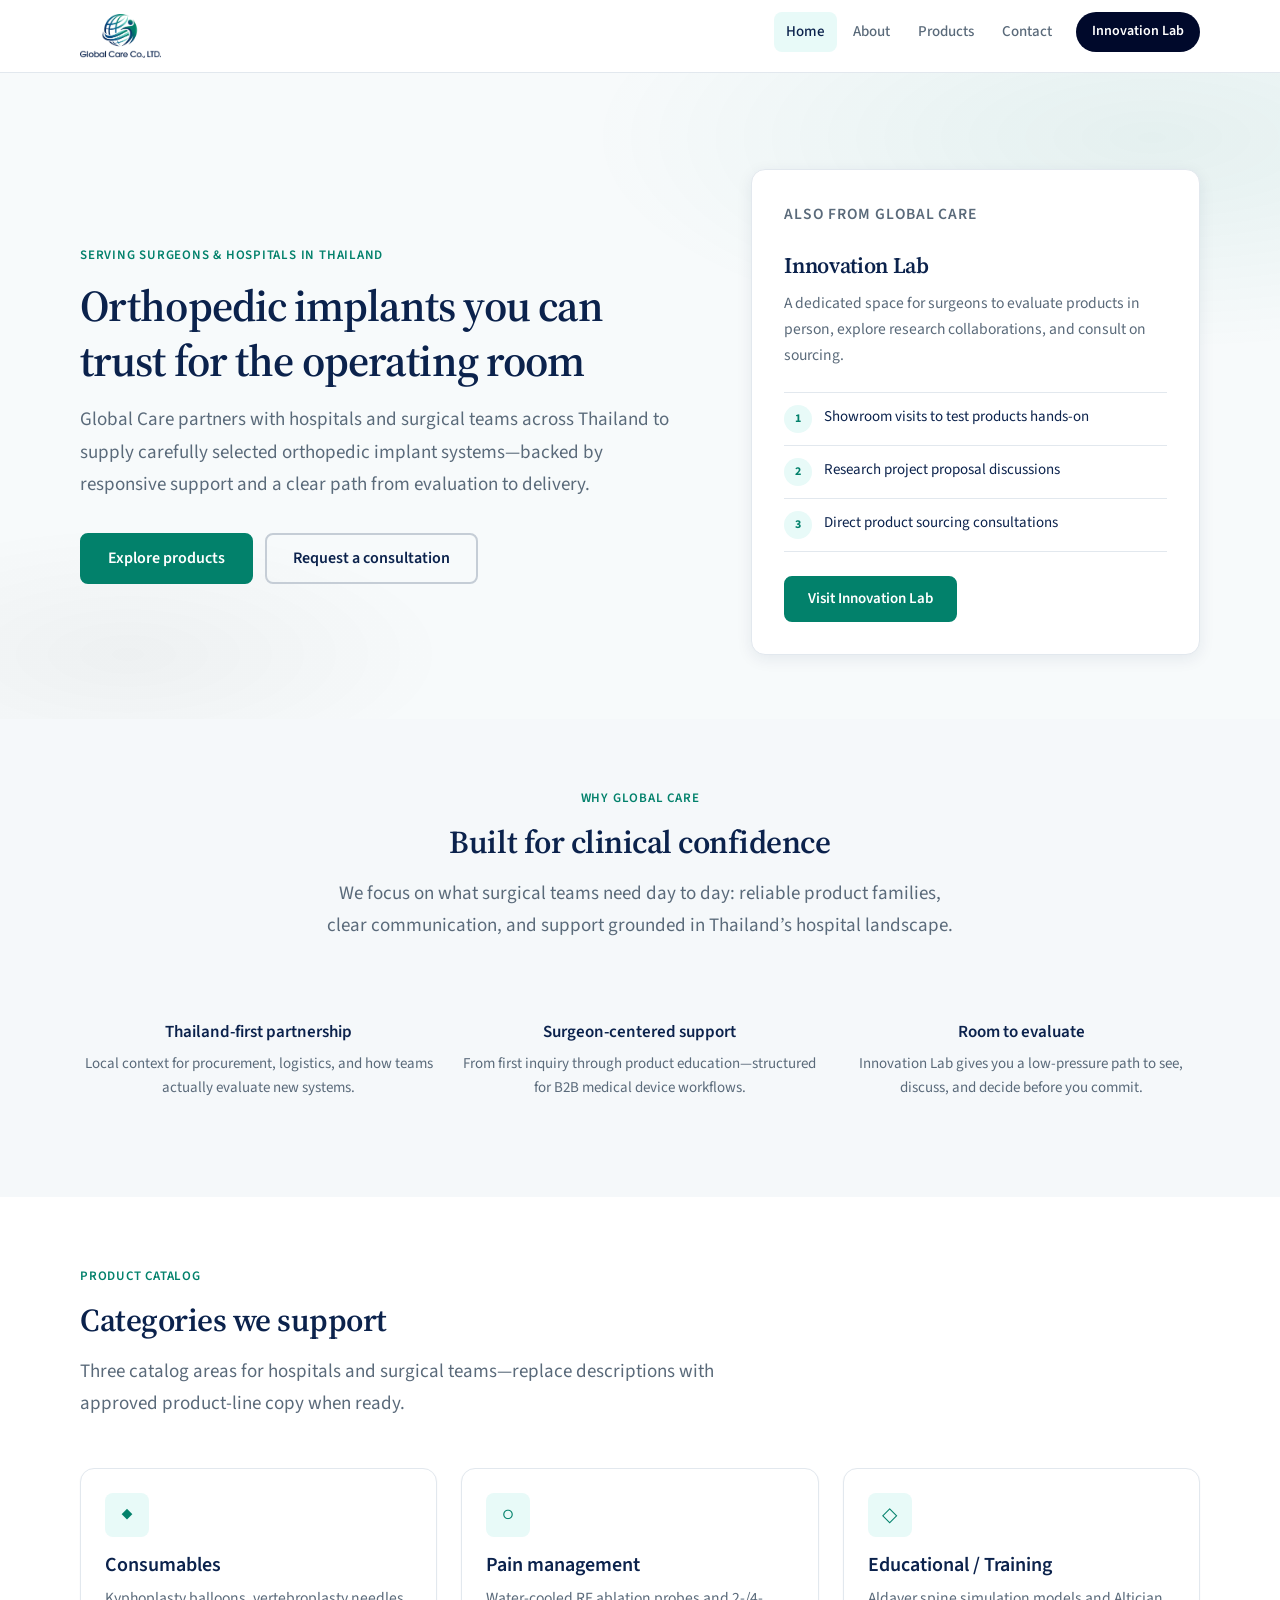
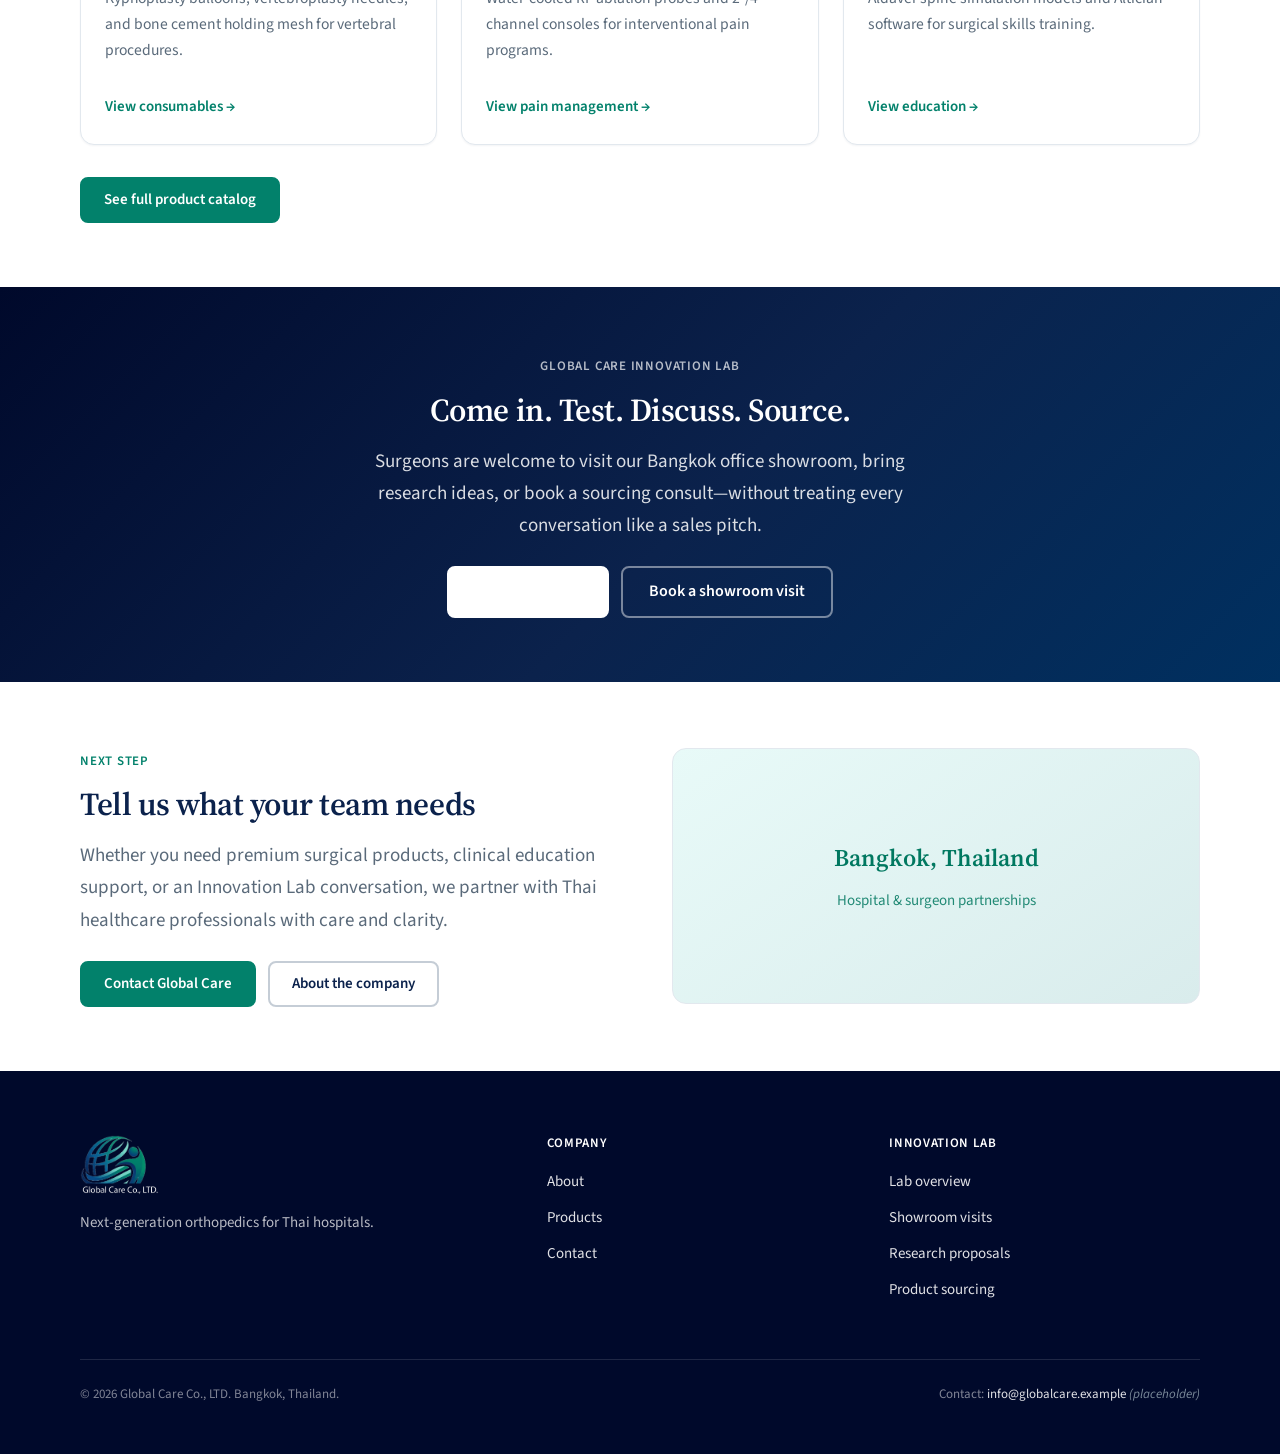
<file: index.html>
<!DOCTYPE html>
<html lang="en-US">
<head>
  <meta charset="UTF-8">
  <meta name="viewport" content="width=device-width, initial-scale=1">
  <meta name="description" content="Global Care supplies orthopedic implants across Thailand. Explore products for surgeons and hospitals, and visit the Innovation Lab for showroom testing, research, and sourcing consults.">
  <title>Global Care — Orthopedic Implants in Thailand</title>
  <link rel="preconnect" href="https://fonts.googleapis.com">
  <link rel="preconnect" href="https://fonts.gstatic.com" crossorigin>
  <link href="https://fonts.googleapis.com/css2?family=Source+Sans+3:ital,wght@0,400;0,500;0,600;0,700;1,400&family=Source+Serif+4:opsz,wght@8..60,600;8..60,700&display=swap" rel="stylesheet">
  <link rel="icon" href="assets/favicon.ico" sizes="any">
  <link rel="icon" type="image/png" href="assets/favicon-32.png" sizes="32x32">
  <link rel="apple-touch-icon" href="assets/favicon-180.png">
  <link rel="stylesheet" href="css/styles.css">
</head>
<body>
  <a class="skip-link" href="#main">Skip to content</a>

  <header class="site-header">
    <div class="container site-header__inner">
      <a class="logo" href="index.html" aria-label="Global Care home">
        <img class="logo__img" src="assets/logo-color.png" alt="Global Care Co., LTD." width="180" height="98">
      </a>
      <button class="nav-toggle" type="button" aria-controls="site-nav" aria-expanded="false">Menu</button>
      <nav class="nav" id="site-nav" aria-label="Primary">
        <ul class="nav__list">
          <li><a href="index.html" aria-current="page">Home</a></li>
          <li><a href="about.html">About</a></li>
          <li><a href="products.html">Products</a></li>
          <li><a href="contact.html">Contact</a></li>
          <li class="nav__lab"><a href="lab/index.html">Innovation Lab</a></li>
        </ul>
      </nav>
    </div>
  </header>

  <main id="main">

    <section class="hero">
      <div class="container hero__grid">
        <div>
          <p class="eyebrow">Serving surgeons &amp; hospitals in Thailand</p>
          <h1 class="hero__title">Orthopedic implants you can trust for the operating room</h1>
          <p class="lead">Global Care partners with hospitals and surgical teams across Thailand to supply carefully selected orthopedic implant systems—backed by responsive support and a clear path from evaluation to delivery.</p>
          <div class="btn-group hero__actions">
            <a class="btn btn--primary btn--lg" href="products.html">Explore products</a>
            <a class="btn btn--secondary btn--lg" href="contact.html">Request a consultation</a>
          </div>
        </div>
        <aside class="hero-card" aria-labelledby="lab-card-title">
          <p class="hero-card__label">Also from Global Care</p>
          <h2 id="lab-card-title">Innovation Lab</h2>
          <p>A dedicated space for surgeons to evaluate products in person, explore research collaborations, and consult on sourcing.</p>
          <ul class="hero-card__list">
            <li>
              <span class="hero-card__icon" aria-hidden="true">1</span>
              <span>Showroom visits to test products hands-on</span>
            </li>
            <li>
              <span class="hero-card__icon" aria-hidden="true">2</span>
              <span>Research project proposal discussions</span>
            </li>
            <li>
              <span class="hero-card__icon" aria-hidden="true">3</span>
              <span>Direct product sourcing consultations</span>
            </li>
          </ul>
          <a class="btn btn--lab" href="lab/index.html">Visit Innovation Lab</a>
        </aside>
      </div>
    </section>

    <section class="section section--alt" aria-labelledby="why-heading">
      <div class="container">
        <div class="section-header section-header--center">
          <p class="eyebrow">Why Global Care</p>
          <h2 id="why-heading">Built for clinical confidence</h2>
          <p class="lead">We focus on what surgical teams need day to day: reliable product families, clear communication, and support grounded in Thailand’s hospital landscape.</p>
        </div>
        <div class="trust-strip">
          <div class="trust-item">
            <h3>Thailand-first partnership</h3>
            <p>Local context for procurement, logistics, and how teams actually evaluate new systems.</p>
          </div>
          <div class="trust-item">
            <h3>Surgeon-centered support</h3>
            <p>From first inquiry through product education—structured for B2B medical device workflows.</p>
          </div>
          <div class="trust-item">
            <h3>Room to evaluate</h3>
            <p>Innovation Lab gives you a low-pressure path to see, discuss, and decide before you commit.</p>
          </div>
        </div>
      </div>
    </section>

    <section class="section" aria-labelledby="categories-heading">
      <div class="container">
        <div class="section-header">
          <p class="eyebrow">Product catalog</p>
          <h2 id="categories-heading">Categories we support</h2>
          <p class="lead">Three catalog areas for hospitals and surgical teams—replace descriptions with approved product-line copy when ready.</p>
        </div>
        <div class="grid-2 grid-3">
          <article class="card">
            <div class="card__icon" aria-hidden="true">◆</div>
            <h3>Consumables</h3>
            <p>Kyphoplasty balloons, vertebroplasty needles, and bone cement holding mesh for vertebral procedures.</p>
            <a class="card__link" href="products.html#consumables">View consumables →</a>
          </article>
          <article class="card">
            <div class="card__icon" aria-hidden="true">○</div>
            <h3>Pain management</h3>
            <p>Water-cooled RF ablation probes and 2-/4-channel consoles for interventional pain programs.</p>
            <a class="card__link" href="products.html#pain-management">View pain management →</a>
          </article>
          <article class="card">
            <div class="card__icon" aria-hidden="true">◇</div>
            <h3>Educational / Training</h3>
            <p>Aldaver spine simulation models and Altician software for surgical skills training.</p>
            <a class="card__link" href="products.html#education-training">View education →</a>
          </article>
        </div>
        <div class="btn-group" style="margin-top: 2rem;">
          <a class="btn btn--primary" href="products.html">See full product catalog</a>
        </div>
      </div>
    </section>

    <section class="section section--lab" aria-labelledby="lab-cta-heading">
      <div class="container cta-band">
        <p class="eyebrow">Global Care Innovation Lab</p>
        <h2 id="lab-cta-heading">Come in. Test. Discuss. Source.</h2>
        <p class="lead">Surgeons are welcome to visit our Bangkok office showroom, bring research ideas, or book a sourcing consult—without treating every conversation like a sales pitch.</p>
        <div class="btn-group">
          <a class="btn btn--light btn--lg" href="lab/index.html">Explore the Lab</a>
          <a class="btn btn--outline-light btn--lg" href="lab/showroom.html">Book a showroom visit</a>
        </div>
      </div>
    </section>

    <section class="section" aria-labelledby="next-heading">
      <div class="container split">
        <div>
          <p class="eyebrow">Next step</p>
          <h2 id="next-heading">Tell us what your team needs</h2>
          <p class="lead">Whether you need premium surgical products, clinical education support, or an Innovation Lab conversation, we partner with Thai healthcare professionals with care and clarity.</p>
          <div class="btn-group">
            <a class="btn btn--primary" href="contact.html">Contact Global Care</a>
            <a class="btn btn--secondary" href="about.html">About the company</a>
          </div>
        </div>
        <div class="split__visual" aria-hidden="true">
          <div class="split__visual-inner">
            <strong>Bangkok, Thailand</strong>
            <span>Hospital &amp; surgeon partnerships</span>
          </div>
        </div>
      </div>
    </section>

  </main>

  <footer class="site-footer">
    <div class="container">
      <div class="footer__grid">
        <div class="footer__brand">
          <a class="logo footer-logo" href="index.html">
            <img class="logo__img" src="assets/logo-footer.png" alt="Global Care Co., LTD." width="200" height="110">
          </a>
          <p>Next-generation orthopedics for Thai hospitals.</p>
        </div>
        <div class="footer__col">
          <h4>Company</h4>
          <ul>
            <li><a href="about.html">About</a></li>
            <li><a href="products.html">Products</a></li>
            <li><a href="contact.html">Contact</a></li>
          </ul>
        </div>
        <div class="footer__col">
          <h4>Innovation Lab</h4>
          <ul>
            <li><a href="lab/index.html">Lab overview</a></li>
            <li><a href="lab/showroom.html">Showroom visits</a></li>
            <li><a href="lab/research.html">Research proposals</a></li>
            <li><a href="lab/sourcing.html">Product sourcing</a></li>
          </ul>
        </div>
      </div>
      <div class="footer__bottom">
        <p>© <span data-year>2026</span> Global Care Co., LTD. Bangkok, Thailand.</p>
        <p>Contact: <a href="mailto:info@globalcare.example">info@globalcare.example</a> <span class="placeholder-note">(placeholder)</span></p>
      </div>
    </div>
  </footer>

  <script src="js/main.js"></script>
</body>
</html>
</file>
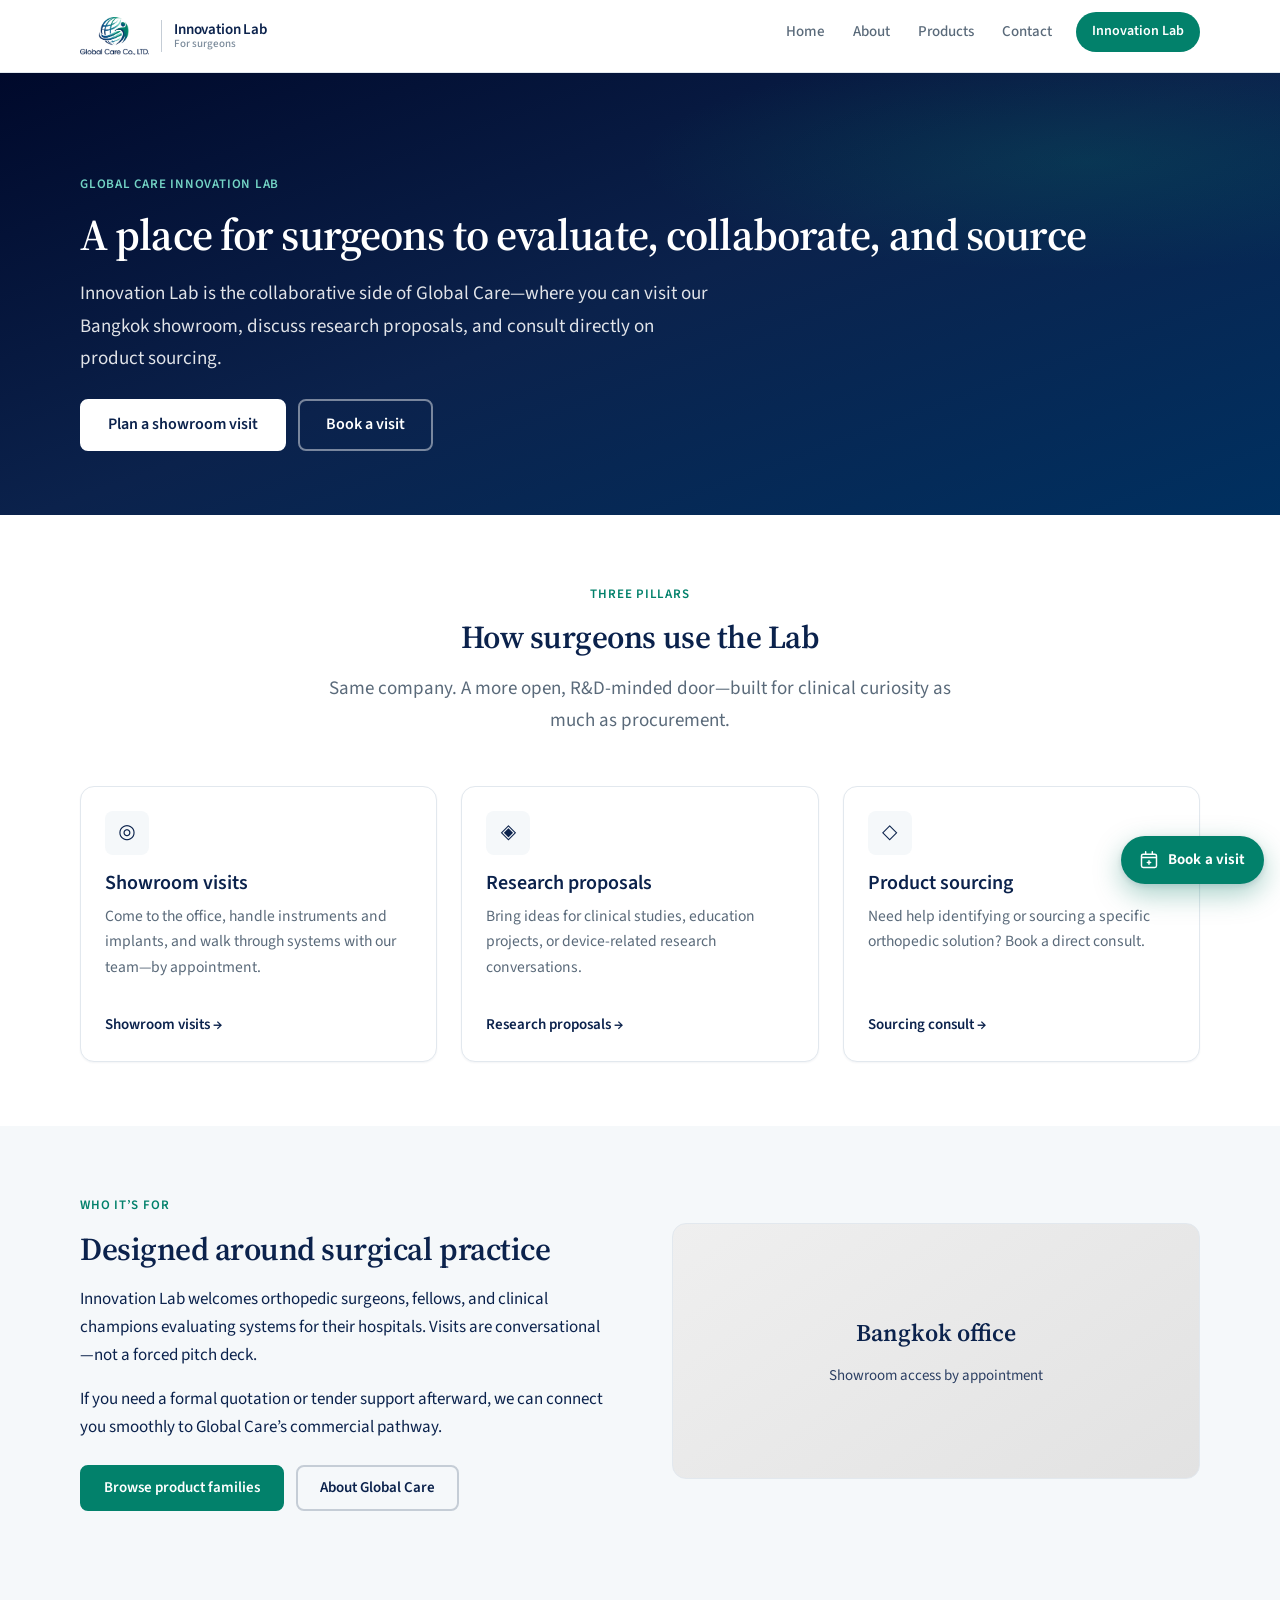
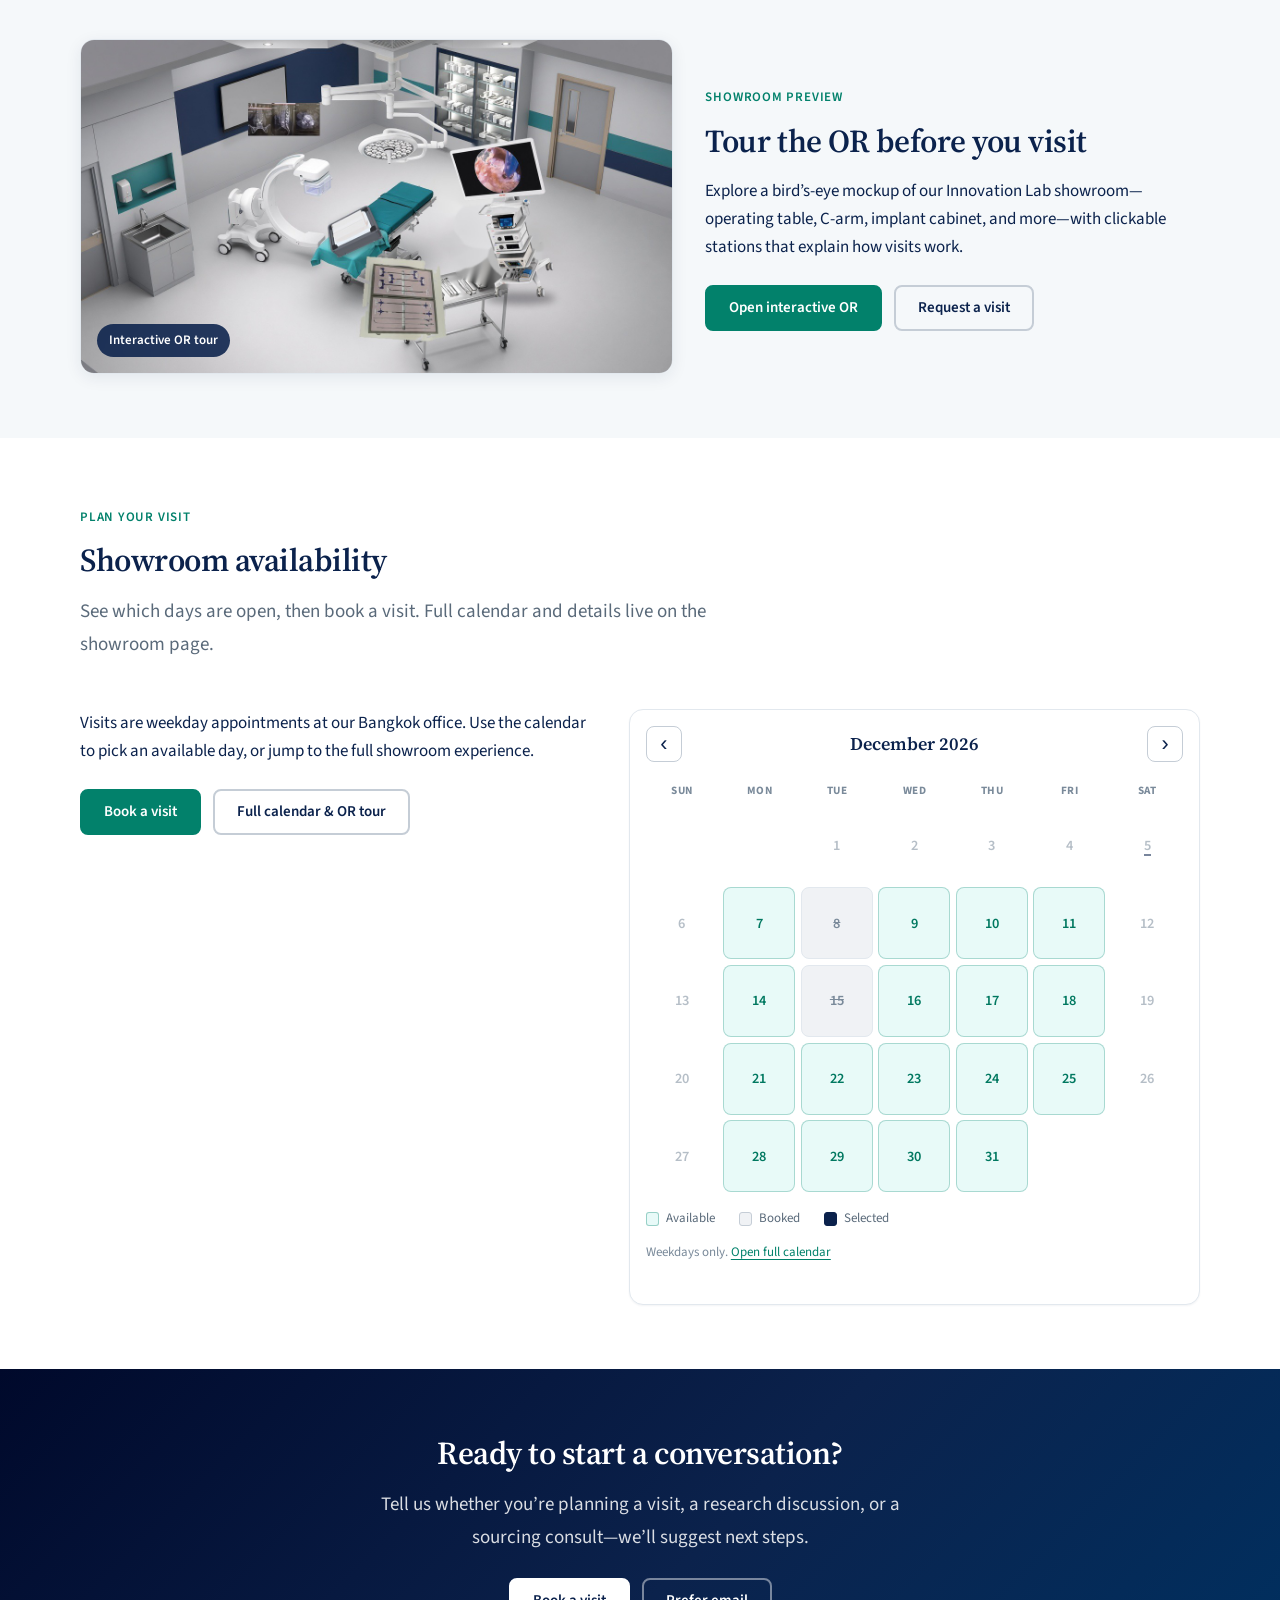
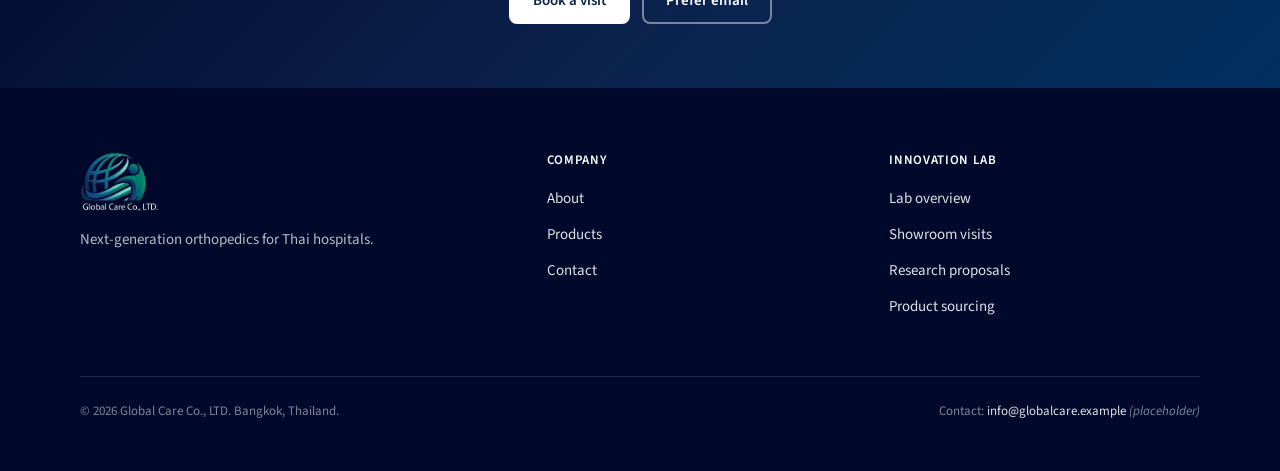
<file: lab/index.html>
<!DOCTYPE html>
<html lang="en-US">
<head>
  <meta charset="UTF-8">
  <meta name="viewport" content="width=device-width, initial-scale=1">
  <meta name="description" content="Global Care Innovation Lab — showroom visits, research proposals, and product sourcing consults for surgeons in Thailand.">
  <title>Innovation Lab — Global Care</title>
  <link rel="preconnect" href="https://fonts.googleapis.com">
  <link rel="preconnect" href="https://fonts.gstatic.com" crossorigin>
  <link href="https://fonts.googleapis.com/css2?family=Source+Sans+3:ital,wght@0,400;0,500;0,600;0,700;1,400&family=Source+Serif+4:opsz,wght@8..60,600;8..60,700&display=swap" rel="stylesheet">
  <link rel="icon" href="../assets/favicon.ico" sizes="any">
  <link rel="icon" type="image/png" href="../assets/favicon-32.png" sizes="32x32">
  <link rel="apple-touch-icon" href="../assets/favicon-180.png">
  <link rel="stylesheet" href="../css/styles.css">
</head>
<body class="is-lab">
  <a class="skip-link" href="#main">Skip to content</a>

  <header class="site-header">
    <div class="container site-header__inner">
      <a class="logo logo__lockup" href="../lab/index.html" aria-label="Global Care Innovation Lab">
        <img class="logo__img logo__img--sm" src="../assets/logo-color.png" alt="Global Care Co., LTD." width="160" height="87">
        <span class="logo__divider" aria-hidden="true"></span>
        <span class="logo__lab-text">
          <span class="logo__lab-name">Innovation Lab</span>
          <span class="logo__lab-tag">For surgeons</span>
        </span>
      </a>
      <button class="nav-toggle" type="button" aria-controls="site-nav" aria-expanded="false">Menu</button>
      <nav class="nav" id="site-nav" aria-label="Primary">
        <ul class="nav__list">
          <li><a href="../index.html">Home</a></li>
          <li><a href="../about.html">About</a></li>
          <li><a href="../products.html">Products</a></li>
          <li><a href="../contact.html">Contact</a></li>
          <li class="nav__lab"><a href="../lab/index.html" aria-current="page">Innovation Lab</a></li>
        </ul>
      </nav>
    </div>
  </header>

  <main id="main">

    <section class="hero hero--lab">
      <div class="container">
        <p class="eyebrow">Global Care Innovation Lab</p>
        <h1>A place for surgeons to evaluate, collaborate, and source</h1>
        <p class="lead" style="max-width: 40rem;">Innovation Lab is the collaborative side of Global Care—where you can visit our Bangkok showroom, discuss research proposals, and consult directly on product sourcing.</p>
        <div class="btn-group">
          <a class="btn btn--light btn--lg" href="showroom.html">Plan a showroom visit</a>
          <button type="button" class="btn btn--outline-light btn--lg" data-open-booking>Book a visit</button>
        </div>
      </div>
    </section>

    <section class="section" aria-labelledby="pillars-heading">
      <div class="container">
        <div class="section-header section-header--center">
          <p class="eyebrow">Three pillars</p>
          <h2 id="pillars-heading">How surgeons use the Lab</h2>
          <p class="lead">Same company. A more open, R&amp;D-minded door—built for clinical curiosity as much as procurement.</p>
        </div>
        <div class="grid-3">
          <article class="card card--lab">
            <div class="card__icon" aria-hidden="true">◎</div>
            <h3>Showroom visits</h3>
            <p>Come to the office, handle instruments and implants, and walk through systems with our team—by appointment.</p>
            <a class="card__link" href="showroom.html">Showroom visits →</a>
          </article>
          <article class="card card--lab">
            <div class="card__icon" aria-hidden="true">◈</div>
            <h3>Research proposals</h3>
            <p>Bring ideas for clinical studies, education projects, or device-related research conversations.</p>
            <a class="card__link" href="research.html">Research proposals →</a>
          </article>
          <article class="card card--lab">
            <div class="card__icon" aria-hidden="true">◇</div>
            <h3>Product sourcing</h3>
            <p>Need help identifying or sourcing a specific orthopedic solution? Book a direct consult.</p>
            <a class="card__link" href="sourcing.html">Sourcing consult →</a>
          </article>
        </div>
      </div>
    </section>

    <section class="section section--alt" aria-labelledby="who-heading">
      <div class="container split">
        <div>
          <p class="eyebrow">Who it’s for</p>
          <h2 id="who-heading">Designed around surgical practice</h2>
          <p>Innovation Lab welcomes orthopedic surgeons, fellows, and clinical champions evaluating systems for their hospitals. Visits are conversational—not a forced pitch deck.</p>
          <p>If you need a formal quotation or tender support afterward, we can connect you smoothly to Global Care’s commercial pathway.</p>
          <div class="btn-group">
            <a class="btn btn--primary" href="../products.html">Browse product families</a>
            <a class="btn btn--secondary" href="../about.html">About Global Care</a>
          </div>
        </div>
        <div class="split__visual split__visual--lab" aria-hidden="true">
          <div class="split__visual-inner">
            <strong>Bangkok office</strong>
            <span>Showroom access by appointment</span>
          </div>
        </div>
      </div>
    </section>


    <section class="section section--alt" aria-labelledby="or-teaser-heading">
      <div class="container or-teaser">
        <div class="or-teaser__visual">
          <img src="../assets/or-showroom-birdseye.jpg" width="1280" height="720" alt="Bird’s-eye 3D mockup of the Innovation Lab operating room showroom">
          <span class="or-teaser__badge">Interactive OR tour</span>
        </div>
        <div>
          <p class="eyebrow">Showroom preview</p>
          <h2 id="or-teaser-heading">Tour the OR before you visit</h2>
          <p>Explore a bird’s-eye mockup of our Innovation Lab showroom—operating table, C-arm, implant cabinet, and more—with clickable stations that explain how visits work.</p>
          <div class="btn-group">
            <a class="btn btn--primary" href="showroom.html#or-tour">Open interactive OR</a>
            <button type="button" class="btn btn--secondary" data-open-booking data-booking-focus="showroom">Request a visit</button>
          </div>
        </div>
      </div>
    </section>


    <section class="section" id="visit-calendar" aria-labelledby="cal-teaser-heading">
      <div class="container">
        <div class="section-header">
          <p class="eyebrow">Plan your visit</p>
          <h2 id="cal-teaser-heading">Showroom availability</h2>
          <p class="lead">See which days are open, then book a visit. Full calendar and details live on the showroom page.</p>
        </div>
        <div class="visit-cal-teaser">
          <div>
            <p>Visits are weekday appointments at our Bangkok office. Use the calendar to pick an available day, or jump to the full showroom experience.</p>
            <div class="btn-group">
              <button type="button" class="btn btn--primary" data-open-booking data-booking-focus="showroom">Book a visit</button>
              <a class="btn btn--secondary" href="showroom.html#visit-calendar">Full calendar &amp; OR tour</a>
            </div>
          </div>
          <div data-visit-calendar-teaser></div>
        </div>
      </div>
    </section>

    <section class="section section--lab" aria-labelledby="lab-cta">
      <div class="container cta-band">
        <h2 id="lab-cta">Ready to start a conversation?</h2>
        <p class="lead">Tell us whether you’re planning a visit, a research discussion, or a sourcing consult—we’ll suggest next steps.</p>
        <div class="btn-group">
          <button type="button" class="btn btn--light" data-open-booking>Book a visit</button>
          <a class="btn btn--outline-light" href="../contact.html?interest=showroom">Prefer email</a>
        </div>
      </div>
    </section>

  </main>

  <footer class="site-footer">
    <div class="container">
      <div class="footer__grid">
        <div class="footer__brand">
          <a class="logo footer-logo" href="../index.html">
            <img class="logo__img" src="../assets/logo-footer.png" alt="Global Care Co., LTD." width="200" height="110">
          </a>
          <p>Next-generation orthopedics for Thai hospitals.</p>
        </div>
        <div class="footer__col">
          <h4>Company</h4>
          <ul>
            <li><a href="../about.html">About</a></li>
            <li><a href="../products.html">Products</a></li>
            <li><a href="../contact.html">Contact</a></li>
          </ul>
        </div>
        <div class="footer__col">
          <h4>Innovation Lab</h4>
          <ul>
            <li><a href="../lab/index.html">Lab overview</a></li>
            <li><a href="../lab/showroom.html">Showroom visits</a></li>
            <li><a href="../lab/research.html">Research proposals</a></li>
            <li><a href="../lab/sourcing.html">Product sourcing</a></li>
          </ul>
        </div>
      </div>
      <div class="footer__bottom">
        <p>© <span data-year>2026</span> Global Care Co., LTD. Bangkok, Thailand.</p>
        <p>Contact: <a href="mailto:info@globalcare.example">info@globalcare.example</a> <span class="placeholder-note">(placeholder)</span></p>
      </div>
    </div>
  </footer>

  <script src="../js/main.js"></script>
  <script src="../js/lab-booking.js"></script>
</body>
</html>
</file>
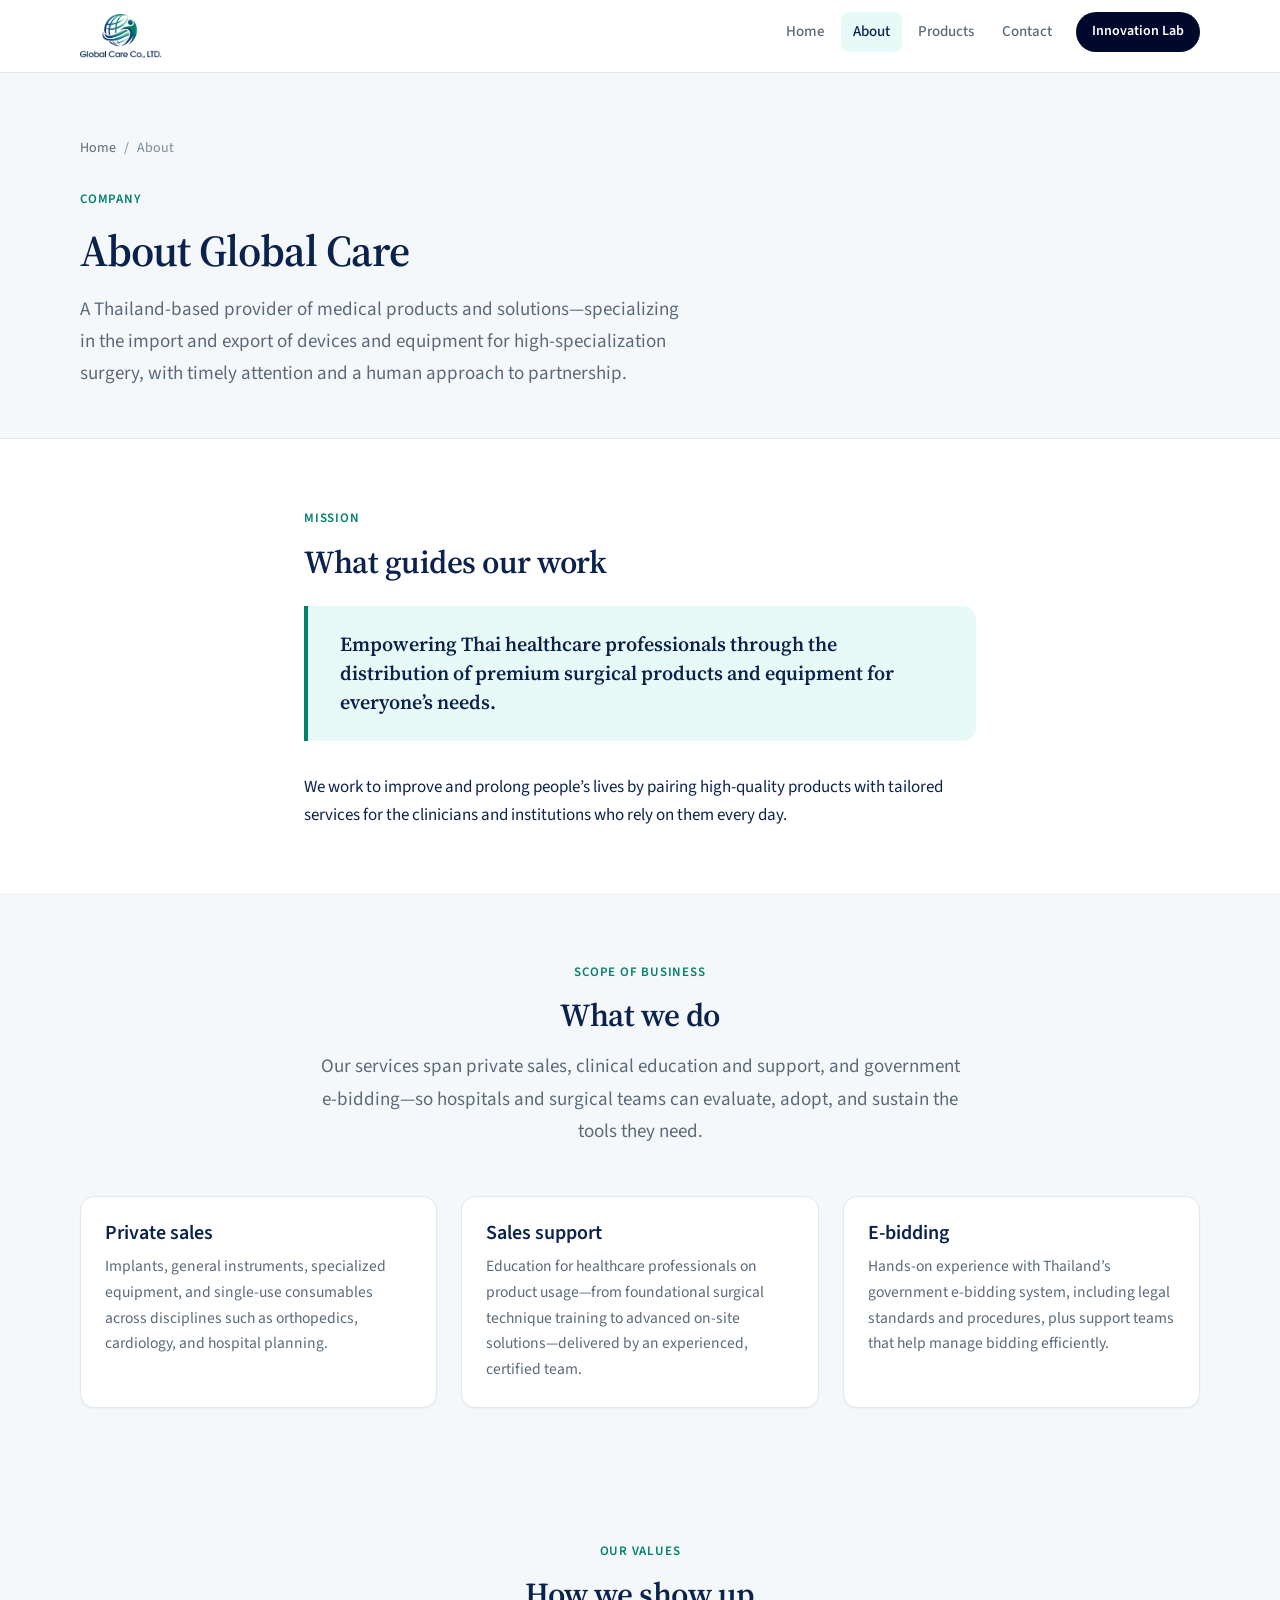
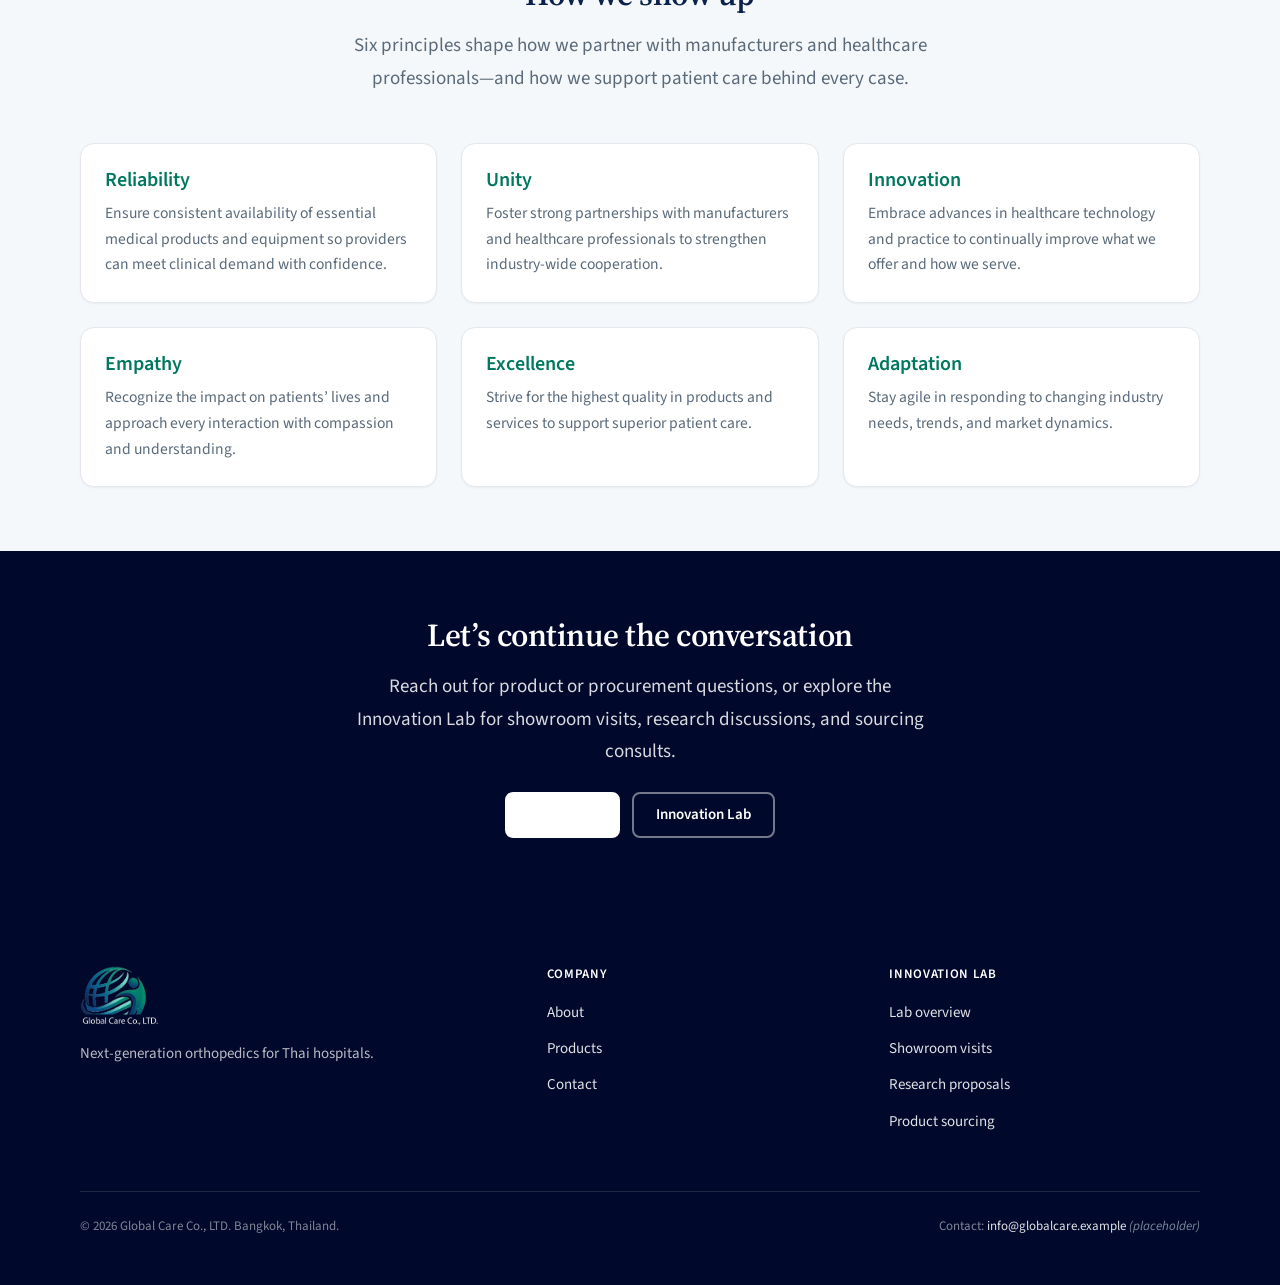
<file: about.html>
<!DOCTYPE html>
<html lang="en-US">
<head>
  <meta charset="UTF-8">
  <meta name="viewport" content="width=device-width, initial-scale=1">
  <meta name="description" content="About Global Care Co., LTD. — mission, services, and core values for medical products and surgical solutions in Thailand.">
  <title>About — Global Care</title>
  <link rel="preconnect" href="https://fonts.googleapis.com">
  <link rel="preconnect" href="https://fonts.gstatic.com" crossorigin>
  <link href="https://fonts.googleapis.com/css2?family=Source+Sans+3:ital,wght@0,400;0,500;0,600;0,700;1,400&family=Source+Serif+4:opsz,wght@8..60,600;8..60,700&display=swap" rel="stylesheet">
  <link rel="icon" href="assets/favicon.ico" sizes="any">
  <link rel="icon" type="image/png" href="assets/favicon-32.png" sizes="32x32">
  <link rel="apple-touch-icon" href="assets/favicon-180.png">
  <link rel="stylesheet" href="css/styles.css">
</head>
<body>
  <a class="skip-link" href="#main">Skip to content</a>

  <header class="site-header">
    <div class="container site-header__inner">
      <a class="logo" href="index.html" aria-label="Global Care home">
        <img class="logo__img" src="assets/logo-color.png" alt="Global Care Co., LTD." width="180" height="98">
      </a>
      <button class="nav-toggle" type="button" aria-controls="site-nav" aria-expanded="false">Menu</button>
      <nav class="nav" id="site-nav" aria-label="Primary">
        <ul class="nav__list">
          <li><a href="index.html">Home</a></li>
          <li><a href="about.html" aria-current="page">About</a></li>
          <li><a href="products.html">Products</a></li>
          <li><a href="contact.html">Contact</a></li>
          <li class="nav__lab"><a href="lab/index.html">Innovation Lab</a></li>
        </ul>
      </nav>
    </div>
  </header>

  <main id="main">

    <header class="page-hero">
      <div class="container">
        <nav aria-label="Breadcrumb">
          <ol class="breadcrumb">
            <li><a href="index.html">Home</a></li>
            <li aria-hidden="true">/</li>
            <li>About</li>
          </ol>
        </nav>
        <p class="eyebrow">Company</p>
        <h1>About Global Care</h1>
        <p class="lead">A Thailand-based provider of medical products and solutions—specializing in the import and export of devices and equipment for high-specialization surgery, with timely attention and a human approach to partnership.</p>
      </div>
    </header>

    <section class="section" aria-labelledby="mission-heading">
      <div class="container narrow">
        <p class="eyebrow">Mission</p>
        <h2 id="mission-heading">What guides our work</h2>
        <blockquote class="mission-quote">
          <p>Empowering Thai healthcare professionals through the distribution of premium surgical products and equipment for everyone’s needs.</p>
        </blockquote>
        <p>We work to improve and prolong people’s lives by pairing high-quality products with tailored services for the clinicians and institutions who rely on them every day.</p>
      </div>
    </section>

    <section class="section section--alt" aria-labelledby="scope-heading">
      <div class="container">
        <div class="section-header section-header--center">
          <p class="eyebrow">Scope of business</p>
          <h2 id="scope-heading">What we do</h2>
          <p class="lead">Our services span private sales, clinical education and support, and government e-bidding—so hospitals and surgical teams can evaluate, adopt, and sustain the tools they need.</p>
        </div>
        <div class="grid-3">
          <article class="card">
            <h3>Private sales</h3>
            <p>Implants, general instruments, specialized equipment, and single-use consumables across disciplines such as orthopedics, cardiology, and hospital planning.</p>
          </article>
          <article class="card">
            <h3>Sales support</h3>
            <p>Education for healthcare professionals on product usage—from foundational surgical technique training to advanced on-site solutions—delivered by an experienced, certified team.</p>
          </article>
          <article class="card">
            <h3>E-bidding</h3>
            <p>Hands-on experience with Thailand’s government e-bidding system, including legal standards and procedures, plus support teams that help manage bidding efficiently.</p>
          </article>
        </div>
      </div>
    </section>

    <section class="section section--alt" aria-labelledby="values-heading">
      <div class="container">
        <div class="section-header section-header--center">
          <p class="eyebrow">Our values</p>
          <h2 id="values-heading">How we show up</h2>
          <p class="lead">Six principles shape how we partner with manufacturers and healthcare professionals—and how we support patient care behind every case.</p>
        </div>
        <div class="grid-3 values-grid">
          <article class="card">
            <h3>Reliability</h3>
            <p>Ensure consistent availability of essential medical products and equipment so providers can meet clinical demand with confidence.</p>
          </article>
          <article class="card">
            <h3>Unity</h3>
            <p>Foster strong partnerships with manufacturers and healthcare professionals to strengthen industry-wide cooperation.</p>
          </article>
          <article class="card">
            <h3>Innovation</h3>
            <p>Embrace advances in healthcare technology and practice to continually improve what we offer and how we serve.</p>
          </article>
          <article class="card">
            <h3>Empathy</h3>
            <p>Recognize the impact on patients’ lives and approach every interaction with compassion and understanding.</p>
          </article>
          <article class="card">
            <h3>Excellence</h3>
            <p>Strive for the highest quality in products and services to support superior patient care.</p>
          </article>
          <article class="card">
            <h3>Adaptation</h3>
            <p>Stay agile in responding to changing industry needs, trends, and market dynamics.</p>
          </article>
        </div>
      </div>
    </section>

    <section class="section section--primary" aria-labelledby="about-cta">
      <div class="container cta-band">
        <h2 id="about-cta">Let’s continue the conversation</h2>
        <p class="lead">Reach out for product or procurement questions, or explore the Innovation Lab for showroom visits, research discussions, and sourcing consults.</p>
        <div class="btn-group">
          <a class="btn btn--light" href="contact.html">Contact us</a>
          <a class="btn btn--outline-light" href="lab/index.html">Innovation Lab</a>
        </div>
      </div>
    </section>

  </main>

  <footer class="site-footer">
    <div class="container">
      <div class="footer__grid">
        <div class="footer__brand">
          <a class="logo footer-logo" href="index.html">
            <img class="logo__img" src="assets/logo-footer.png" alt="Global Care Co., LTD." width="200" height="110">
          </a>
          <p>Next-generation orthopedics for Thai hospitals.</p>
        </div>
        <div class="footer__col">
          <h4>Company</h4>
          <ul>
            <li><a href="about.html">About</a></li>
            <li><a href="products.html">Products</a></li>
            <li><a href="contact.html">Contact</a></li>
          </ul>
        </div>
        <div class="footer__col">
          <h4>Innovation Lab</h4>
          <ul>
            <li><a href="lab/index.html">Lab overview</a></li>
            <li><a href="lab/showroom.html">Showroom visits</a></li>
            <li><a href="lab/research.html">Research proposals</a></li>
            <li><a href="lab/sourcing.html">Product sourcing</a></li>
          </ul>
        </div>
      </div>
      <div class="footer__bottom">
        <p>© <span data-year>2026</span> Global Care Co., LTD. Bangkok, Thailand.</p>
        <p>Contact: <a href="mailto:info@globalcare.example">info@globalcare.example</a> <span class="placeholder-note">(placeholder)</span></p>
      </div>
    </div>
  </footer>

  <script src="js/main.js"></script>
</body>
</html>
</file>
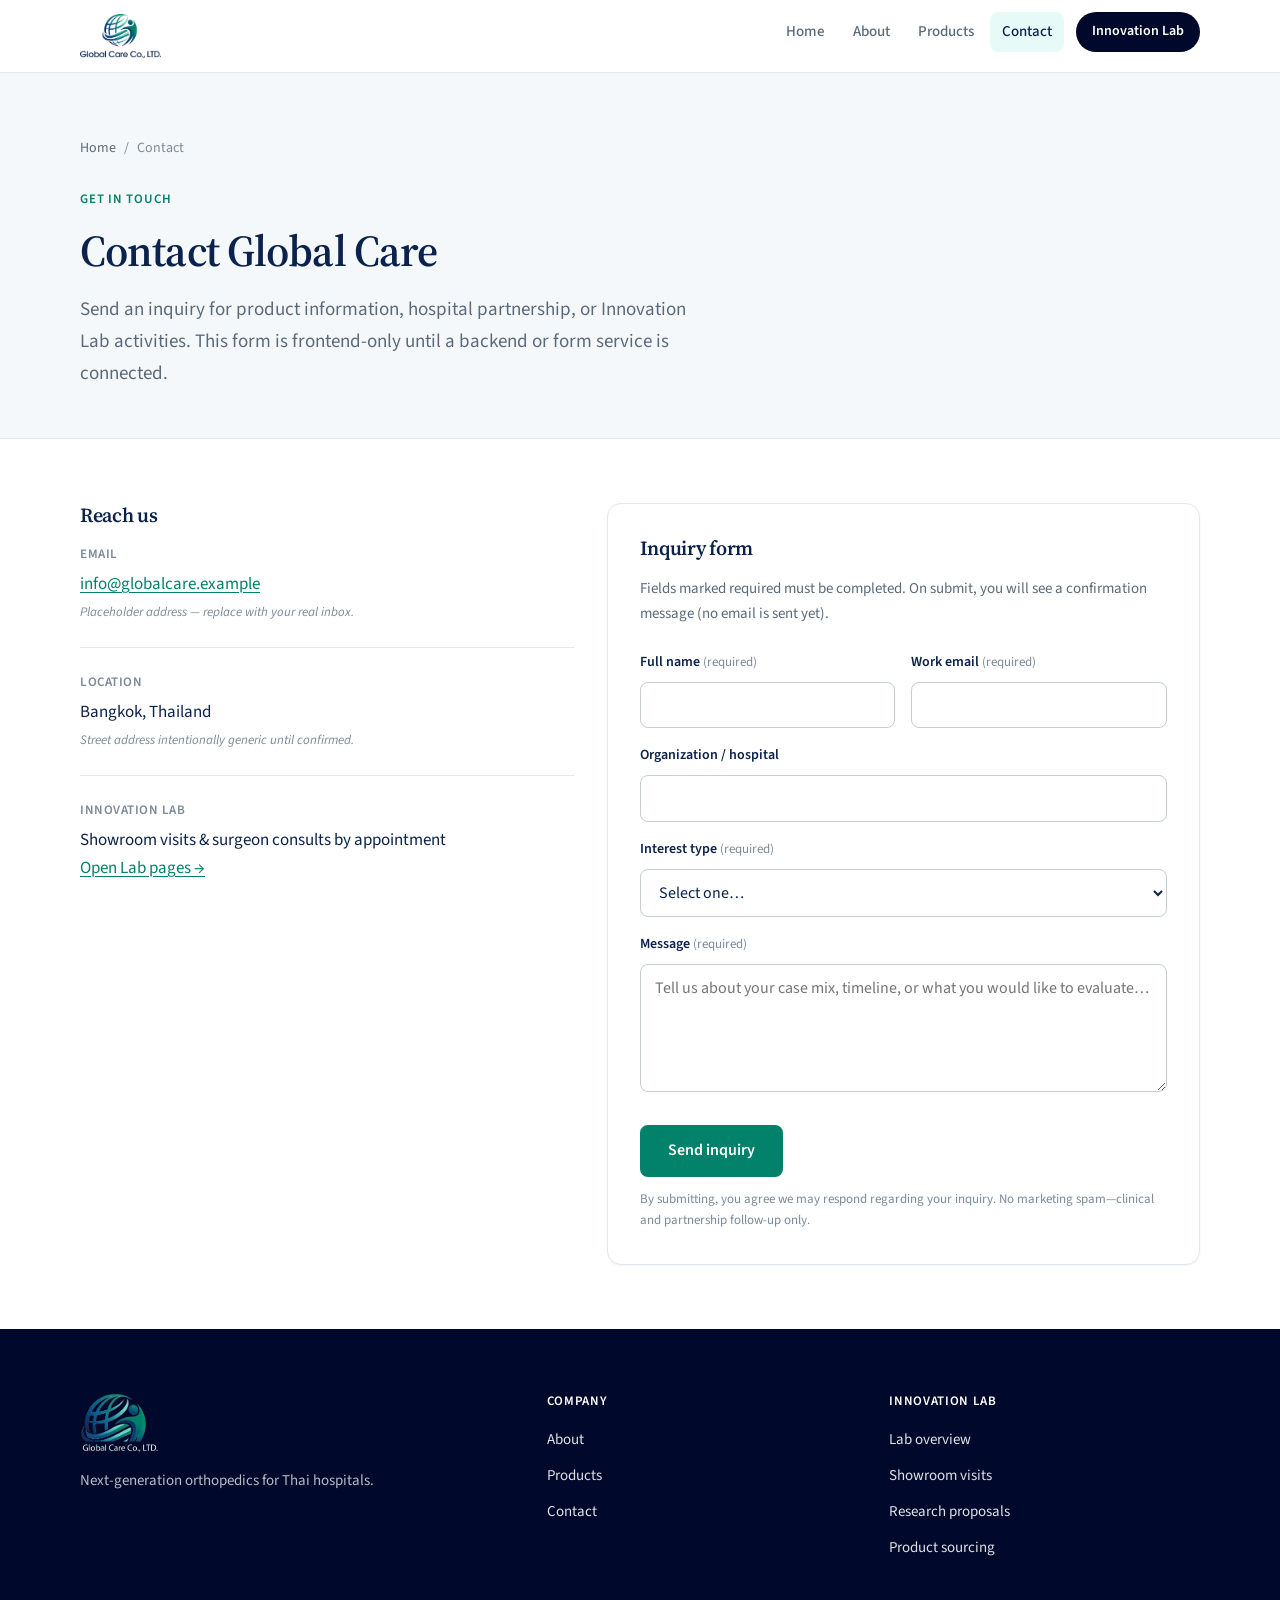
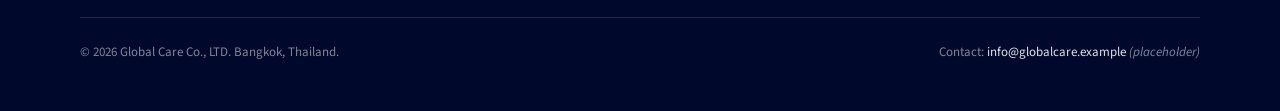
<file: contact.html>
<!DOCTYPE html>
<html lang="en-US">
<head>
  <meta charset="UTF-8">
  <meta name="viewport" content="width=device-width, initial-scale=1">
  <meta name="description" content="Contact Global Care for orthopedic implant inquiries, hospital partnerships, or Innovation Lab visits in Bangkok, Thailand.">
  <title>Contact — Global Care</title>
  <link rel="preconnect" href="https://fonts.googleapis.com">
  <link rel="preconnect" href="https://fonts.gstatic.com" crossorigin>
  <link href="https://fonts.googleapis.com/css2?family=Source+Sans+3:ital,wght@0,400;0,500;0,600;0,700;1,400&family=Source+Serif+4:opsz,wght@8..60,600;8..60,700&display=swap" rel="stylesheet">
  <link rel="icon" href="assets/favicon.ico" sizes="any">
  <link rel="icon" type="image/png" href="assets/favicon-32.png" sizes="32x32">
  <link rel="apple-touch-icon" href="assets/favicon-180.png">
  <link rel="stylesheet" href="css/styles.css">
</head>
<body>
  <a class="skip-link" href="#main">Skip to content</a>

  <header class="site-header">
    <div class="container site-header__inner">
      <a class="logo" href="index.html" aria-label="Global Care home">
        <img class="logo__img" src="assets/logo-color.png" alt="Global Care Co., LTD." width="180" height="98">
      </a>
      <button class="nav-toggle" type="button" aria-controls="site-nav" aria-expanded="false">Menu</button>
      <nav class="nav" id="site-nav" aria-label="Primary">
        <ul class="nav__list">
          <li><a href="index.html">Home</a></li>
          <li><a href="about.html">About</a></li>
          <li><a href="products.html">Products</a></li>
          <li><a href="contact.html" aria-current="page">Contact</a></li>
          <li class="nav__lab"><a href="lab/index.html">Innovation Lab</a></li>
        </ul>
      </nav>
    </div>
  </header>

  <main id="main">

    <header class="page-hero">
      <div class="container">
        <nav aria-label="Breadcrumb">
          <ol class="breadcrumb">
            <li><a href="index.html">Home</a></li>
            <li aria-hidden="true">/</li>
            <li>Contact</li>
          </ol>
        </nav>
        <p class="eyebrow">Get in touch</p>
        <h1>Contact Global Care</h1>
        <p class="lead">Send an inquiry for product information, hospital partnership, or Innovation Lab activities. This form is frontend-only until a backend or form service is connected.</p>
      </div>
    </header>

    <section class="section">
      <div class="container form-layout">
        <aside>
          <h2 class="mt-0" style="font-size: 1.25rem;">Reach us</h2>
          <ul class="contact-details">
            <li>
              <strong>Email</strong>
              <a href="mailto:info@globalcare.example">info@globalcare.example</a>
              <p class="placeholder-note">Placeholder address — replace with your real inbox.</p>
            </li>
            <li>
              <strong>Location</strong>
              <span>Bangkok, Thailand</span>
              <p class="placeholder-note">Street address intentionally generic until confirmed.</p>
            </li>
            <li>
              <strong>Innovation Lab</strong>
              <span>Showroom visits &amp; surgeon consults by appointment</span>
              <p><a href="lab/index.html">Open Lab pages →</a></p>
            </li>
          </ul>
        </aside>

        <div class="form-panel">
          <h2 class="mt-0" style="font-size: 1.25rem;">Inquiry form</h2>
          <p class="text-muted" style="font-size: 0.9375rem; margin-bottom: 1.5rem;">Fields marked required must be completed. On submit, you will see a confirmation message (no email is sent yet).</p>

          <div class="form-success" tabindex="-1">
            Thank you — your inquiry was captured on this page for demonstration. Connect a form backend or service (e.g. Formspree, Netlify Forms) to deliver messages to your team.
          </div>

          <form data-demo-form novalidate>
            <div class="form-row">
              <div class="form-group">
                <label for="name">Full name <span class="hint">(required)</span></label>
                <input type="text" id="name" name="name" autocomplete="name" required>
              </div>
              <div class="form-group">
                <label for="email">Work email <span class="hint">(required)</span></label>
                <input type="email" id="email" name="email" autocomplete="email" required>
              </div>
            </div>

            <div class="form-group">
              <label for="organization">Organization / hospital</label>
              <input type="text" id="organization" name="organization" autocomplete="organization">
            </div>

            <div class="form-group">
              <label for="interest">Interest type <span class="hint">(required)</span></label>
              <select id="interest" name="interest" required>
                <option value="">Select one…</option>
                <option value="products">Product information</option>
                <option value="trauma">Trauma systems</option>
                <option value="spine">Spine systems</option>
                <option value="joint">Joint replacement</option>
                <option value="sports">Sports medicine</option>
                <option value="showroom">Showroom visit</option>
                <option value="research">Research proposal</option>
                <option value="sourcing">Product sourcing consult</option>
                <option value="other">Other</option>
              </select>
            </div>

            <div class="form-group">
              <label for="message">Message <span class="hint">(required)</span></label>
              <textarea id="message" name="message" required placeholder="Tell us about your case mix, timeline, or what you would like to evaluate…"></textarea>
            </div>

            <div class="form-actions">
              <button type="submit" class="btn btn--primary btn--lg">Send inquiry</button>
              <p class="form-note">By submitting, you agree we may respond regarding your inquiry. No marketing spam—clinical and partnership follow-up only.</p>
            </div>
          </form>
        </div>
      </div>
    </section>

  </main>

  <footer class="site-footer">
    <div class="container">
      <div class="footer__grid">
        <div class="footer__brand">
          <a class="logo footer-logo" href="index.html">
            <img class="logo__img" src="assets/logo-footer.png" alt="Global Care Co., LTD." width="200" height="110">
          </a>
          <p>Next-generation orthopedics for Thai hospitals.</p>
        </div>
        <div class="footer__col">
          <h4>Company</h4>
          <ul>
            <li><a href="about.html">About</a></li>
            <li><a href="products.html">Products</a></li>
            <li><a href="contact.html">Contact</a></li>
          </ul>
        </div>
        <div class="footer__col">
          <h4>Innovation Lab</h4>
          <ul>
            <li><a href="lab/index.html">Lab overview</a></li>
            <li><a href="lab/showroom.html">Showroom visits</a></li>
            <li><a href="lab/research.html">Research proposals</a></li>
            <li><a href="lab/sourcing.html">Product sourcing</a></li>
          </ul>
        </div>
      </div>
      <div class="footer__bottom">
        <p>© <span data-year>2026</span> Global Care Co., LTD. Bangkok, Thailand.</p>
        <p>Contact: <a href="mailto:info@globalcare.example">info@globalcare.example</a> <span class="placeholder-note">(placeholder)</span></p>
      </div>
    </div>
  </footer>

  <script src="js/main.js"></script>
  <script>
    (function () {
      var params = new URLSearchParams(window.location.search);
      var interest = params.get("interest");
      var select = document.getElementById("interest");
      if (interest && select) {
        var option = select.querySelector('option[value="' + interest + '"]');
        if (option) select.value = interest;
      }
    })();
  </script>
</body>
</html>
</file>
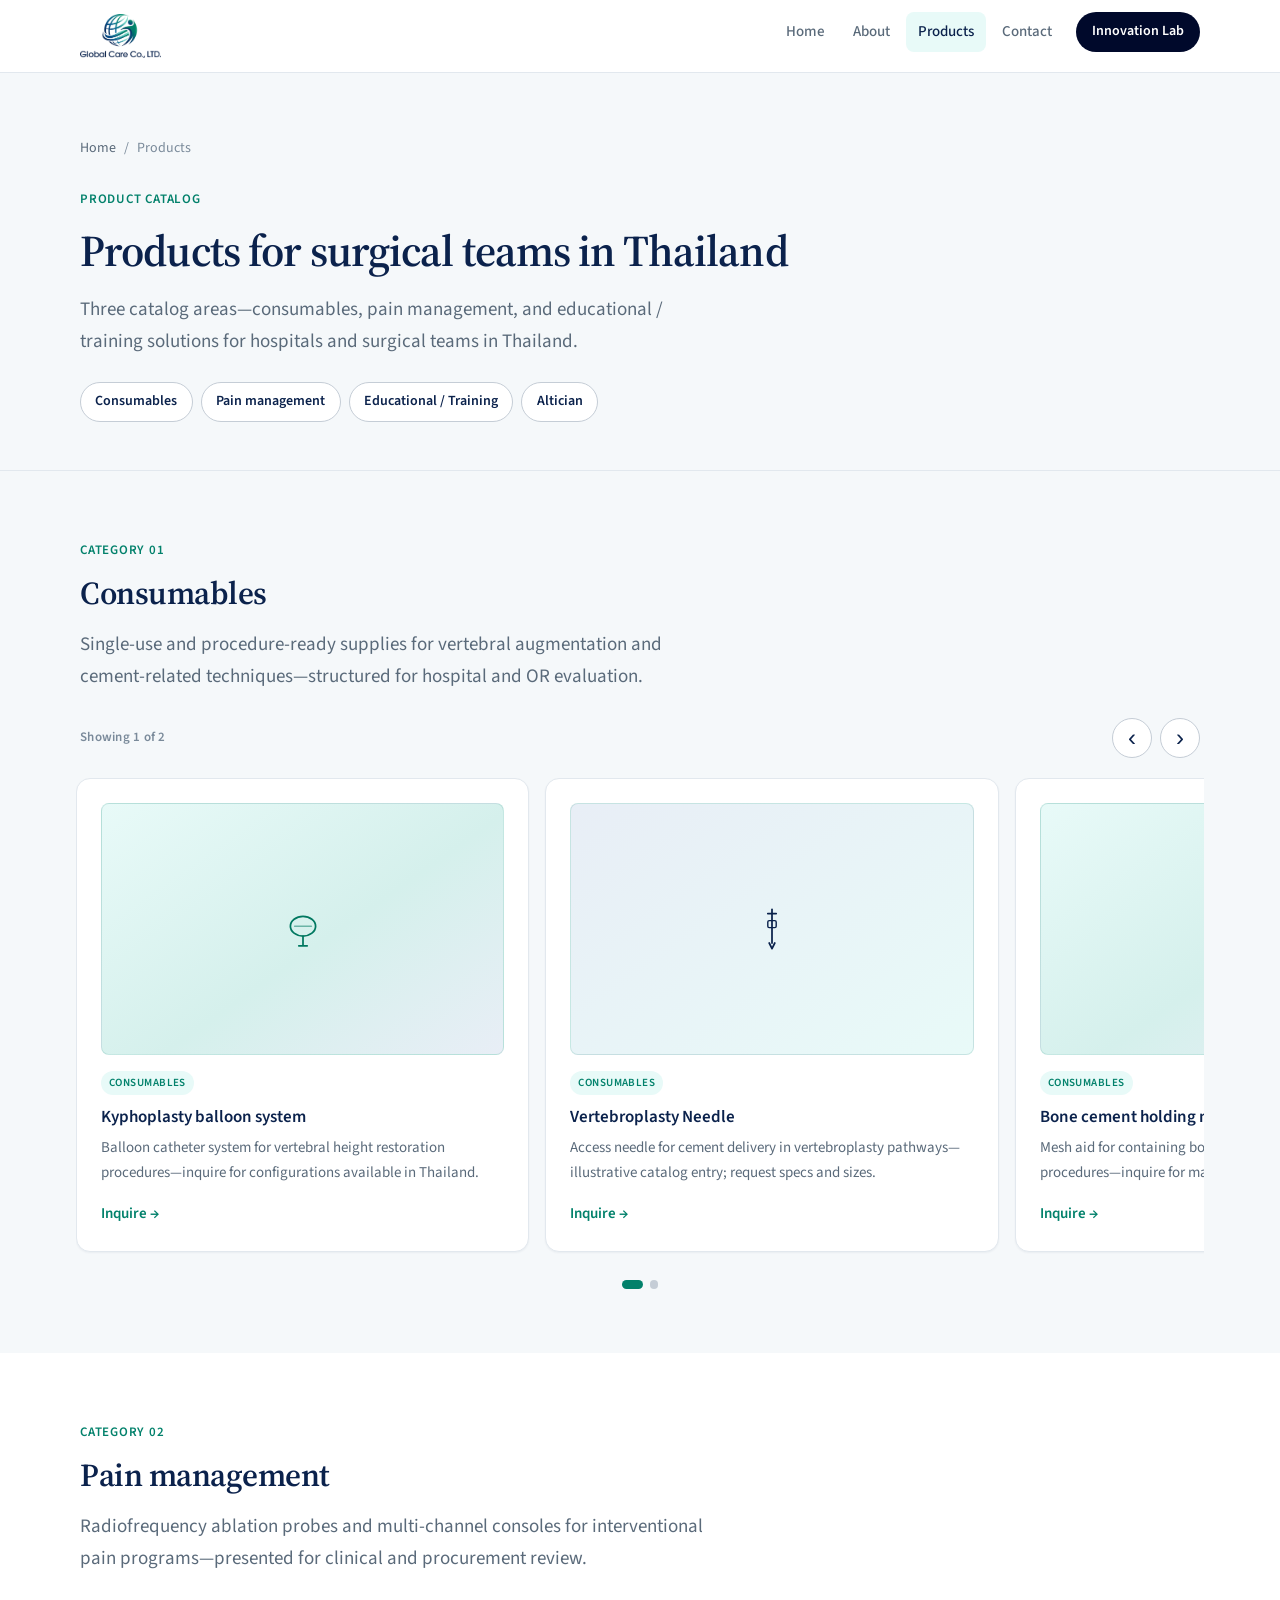
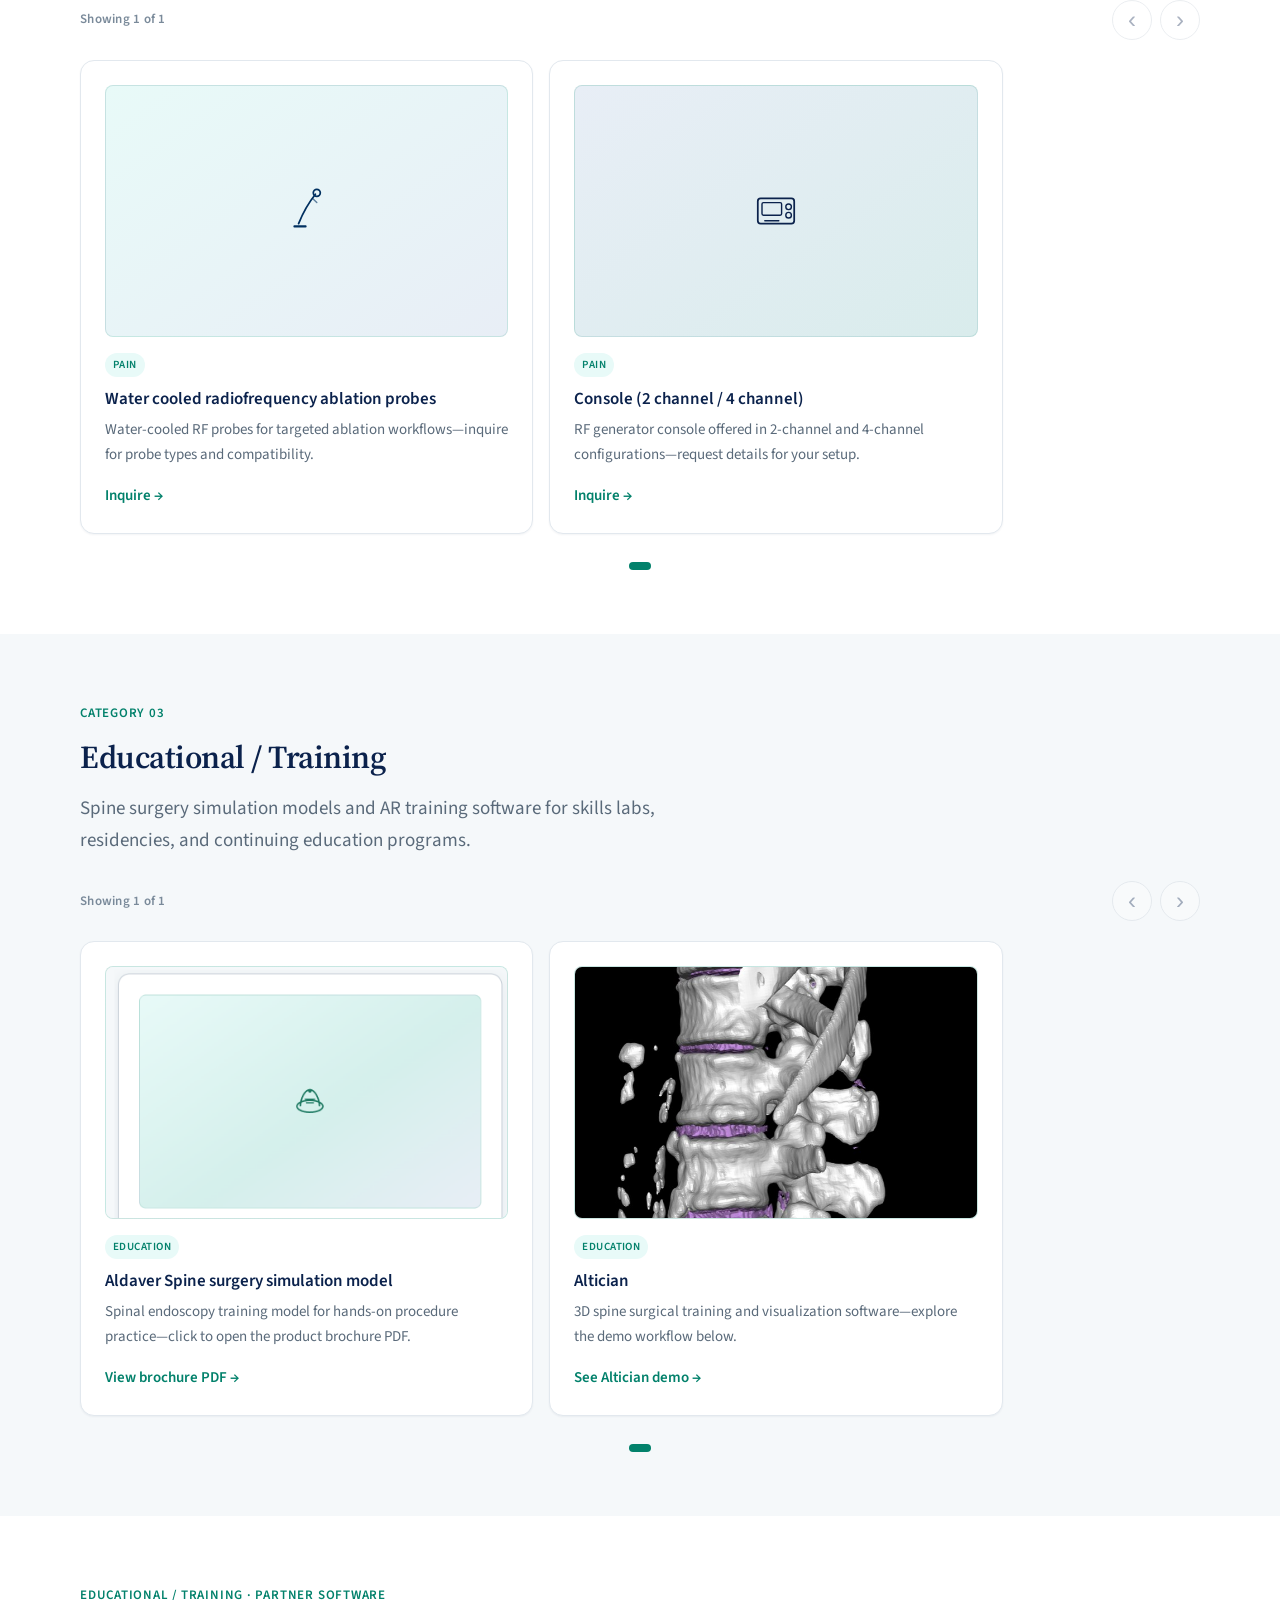
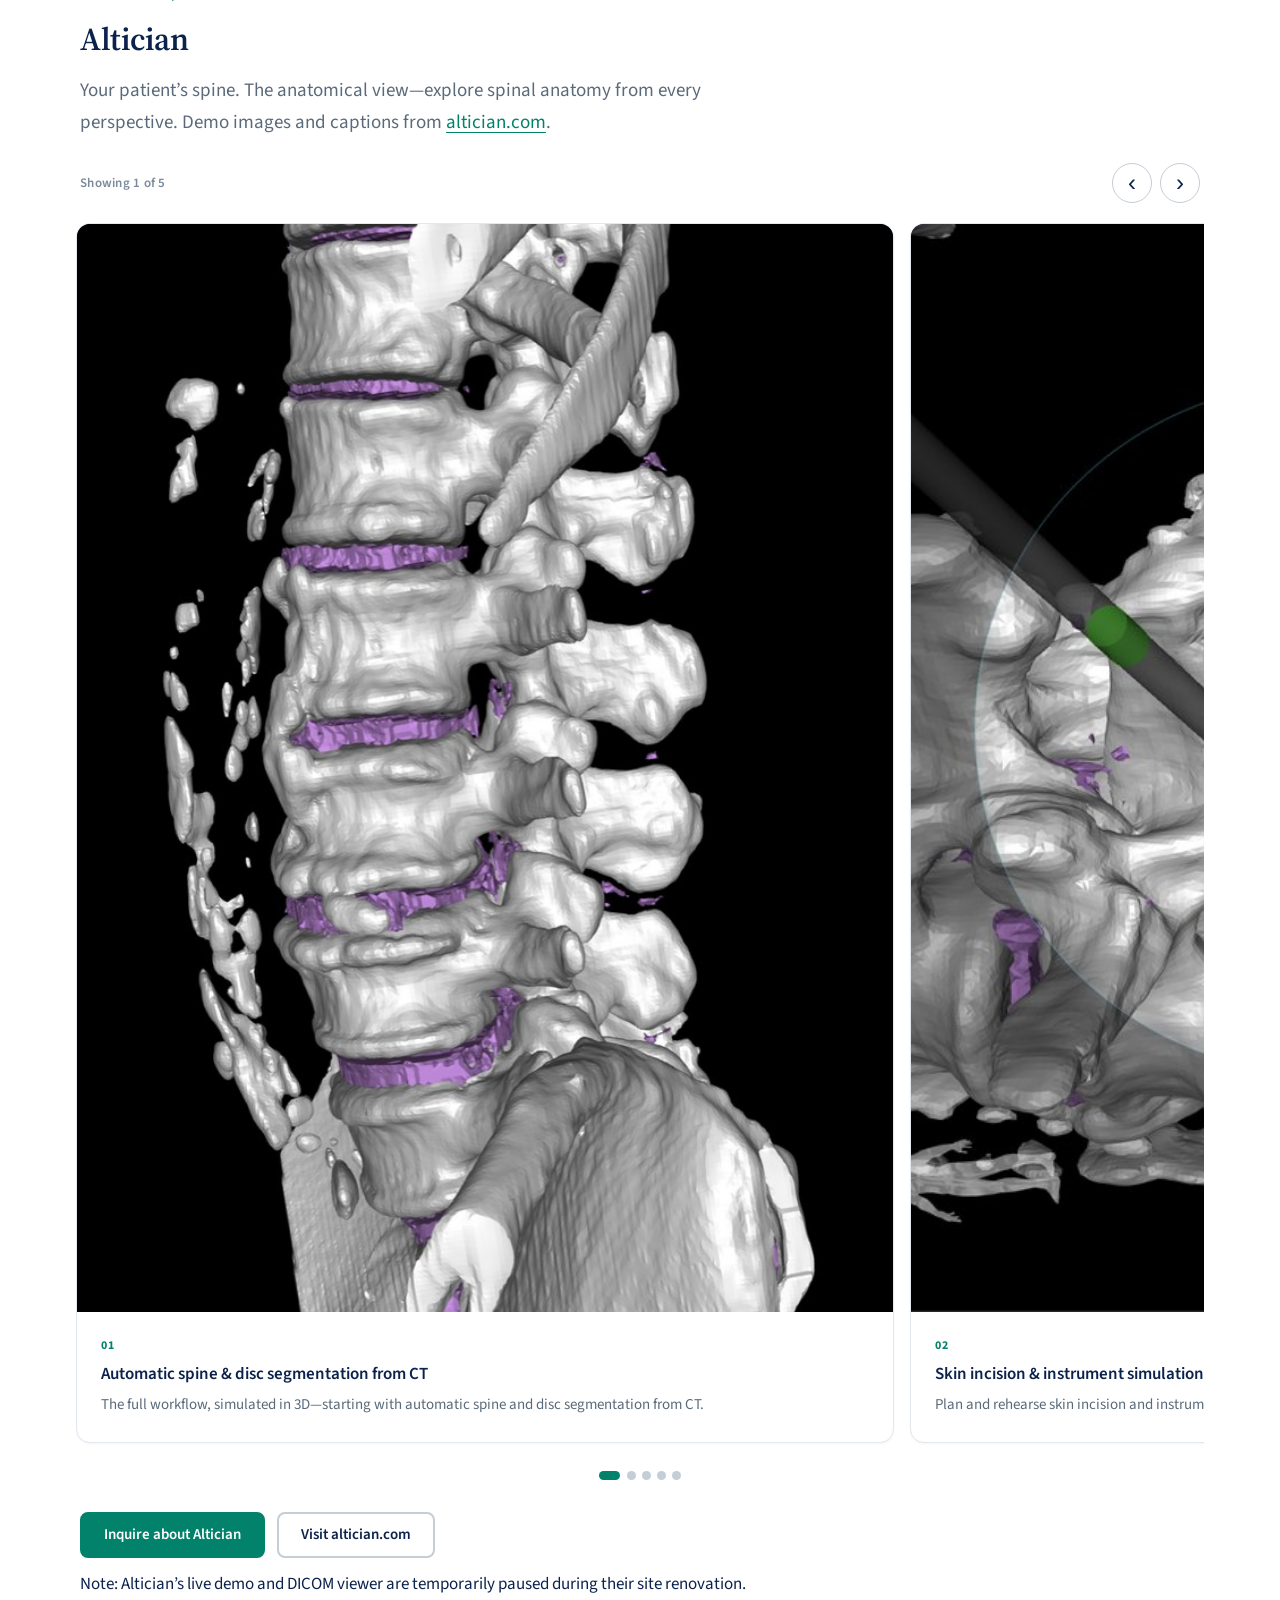
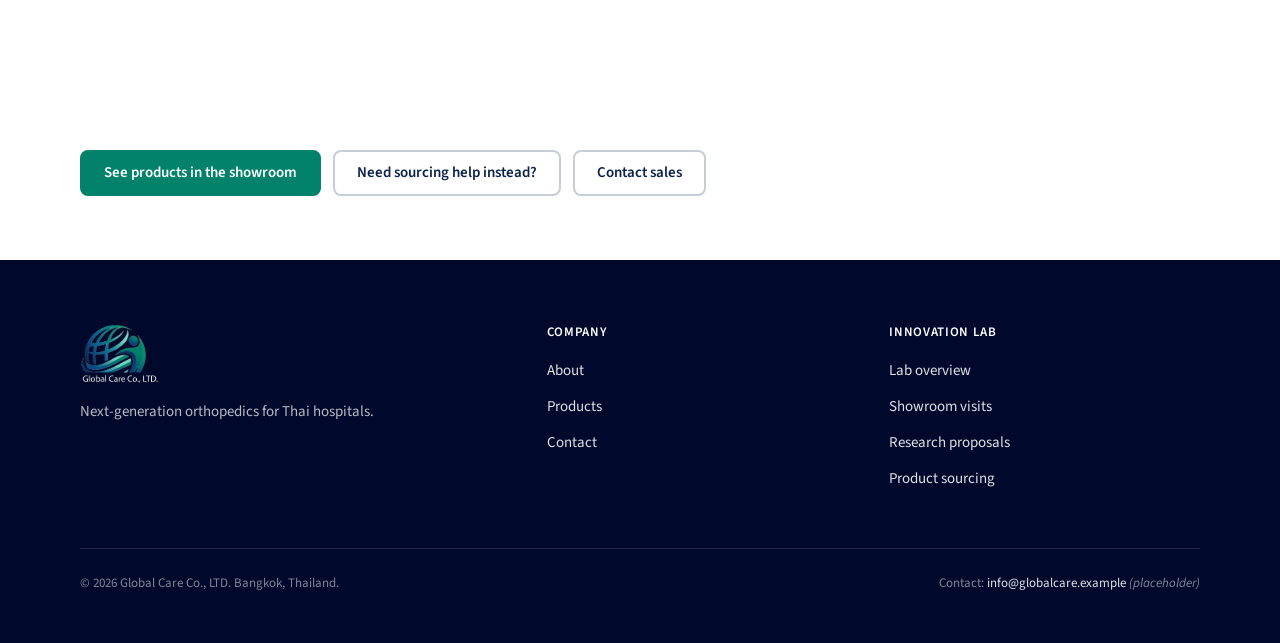
<file: products.html>
<!DOCTYPE html>
<html lang="en-US">
<head>
  <meta charset="UTF-8">
  <meta name="viewport" content="width=device-width, initial-scale=1">
  <meta name="description" content="Global Care product catalog for Thailand — consumables for vertebral procedures, pain management systems, and educational spine training solutions.">
  <title>Products — Global Care</title>
  <link rel="preconnect" href="https://fonts.googleapis.com">
  <link rel="preconnect" href="https://fonts.gstatic.com" crossorigin>
  <link href="https://fonts.googleapis.com/css2?family=Source+Sans+3:ital,wght@0,400;0,500;0,600;0,700;1,400&family=Source+Serif+4:opsz,wght@8..60,600;8..60,700&display=swap" rel="stylesheet">
  <link rel="icon" href="assets/favicon.ico" sizes="any">
  <link rel="icon" type="image/png" href="assets/favicon-32.png" sizes="32x32">
  <link rel="apple-touch-icon" href="assets/favicon-180.png">
  <link rel="stylesheet" href="css/styles.css">
</head>
<body>
  <a class="skip-link" href="#main">Skip to content</a>

  <header class="site-header">
    <div class="container site-header__inner">
      <a class="logo" href="index.html" aria-label="Global Care home">
        <img class="logo__img" src="assets/logo-color.png" alt="Global Care Co., LTD." width="180" height="98">
      </a>
      <button class="nav-toggle" type="button" aria-controls="site-nav" aria-expanded="false">Menu</button>
      <nav class="nav" id="site-nav" aria-label="Primary">
        <ul class="nav__list">
          <li><a href="index.html">Home</a></li>
          <li><a href="about.html">About</a></li>
          <li><a href="products.html" aria-current="page">Products</a></li>
          <li><a href="contact.html">Contact</a></li>
          <li class="nav__lab"><a href="lab/index.html">Innovation Lab</a></li>
        </ul>
      </nav>
    </div>
  </header>

  <main id="main">

    <header class="page-hero">
      <div class="container">
        <nav aria-label="Breadcrumb">
          <ol class="breadcrumb">
            <li><a href="index.html">Home</a></li>
            <li aria-hidden="true">/</li>
            <li>Products</li>
          </ol>
        </nav>
        <p class="eyebrow">Product catalog</p>
        <h1>Products for surgical teams in Thailand</h1>
        <p class="lead">Three catalog areas—consumables, pain management, and educational / training solutions for hospitals and surgical teams in Thailand.</p>
        <nav class="product-jump" aria-label="Product categories">
          <a href="#consumables">Consumables</a>
          <a href="#pain-management">Pain management</a>
          <a href="#education-training">Educational / Training</a>
          <a href="#altician">Altician</a>
        </nav>
      </div>
    </header>

    <!-- Consumables -->
    <section class="section section--alt product-category" id="consumables" aria-labelledby="consumables-heading">
      <div class="container">
        <div class="section-header">
          <p class="eyebrow">Category 01</p>
          <h2 id="consumables-heading">Consumables</h2>
          <p class="lead">Single-use and procedure-ready supplies for vertebral augmentation and cement-related techniques—structured for hospital and OR evaluation.</p>
        </div>

        <div class="carousel" data-carousel aria-roledescription="carousel" aria-label="Consumables products">
          <div class="carousel__toolbar">
            <p class="carousel__status" data-carousel-status aria-live="polite"></p>
            <div class="carousel__controls">
              <button type="button" class="carousel__btn" data-carousel-prev aria-label="Previous consumables products">
                <span aria-hidden="true">‹</span>
              </button>
              <button type="button" class="carousel__btn" data-carousel-next aria-label="Next consumables products">
                <span aria-hidden="true">›</span>
              </button>
            </div>
          </div>
          <div class="carousel__viewport" data-carousel-track tabindex="0">
            <ul class="carousel__track">
              <li class="carousel__slide">
                <article class="product-tile">
                  <div class="product-tile__visual product-tile__visual--balloon" aria-hidden="true">
                    <svg viewBox="0 0 80 80" fill="none" xmlns="http://www.w3.org/2000/svg"><ellipse cx="40" cy="36" rx="18" ry="14" stroke="currentColor" stroke-width="2.5"/><path d="M40 50v14M34 64h12" stroke="currentColor" stroke-width="2.5" stroke-linecap="round"/><path d="M28 36h24" stroke="currentColor" stroke-width="2" stroke-linecap="round" opacity="0.5"/></svg>
                  </div>
                  <span class="card__badge">Consumables</span>
                  <h3>Kyphoplasty balloon system</h3>
                  <p>Balloon catheter system for vertebral height restoration procedures—inquire for configurations available in Thailand.</p>
                  <a class="card__link" href="contact.html?interest=consumables&amp;product=kyphoplasty-balloon">Inquire →</a>
                </article>
              </li>
              <li class="carousel__slide">
                <article class="product-tile">
                  <div class="product-tile__visual product-tile__visual--needle" aria-hidden="true">
                    <svg viewBox="0 0 80 80" fill="none" xmlns="http://www.w3.org/2000/svg"><path d="M40 12v48" stroke="currentColor" stroke-width="2.5" stroke-linecap="round"/><path d="M34 18h12M36 60l4 8 4-8" stroke="currentColor" stroke-width="2.5" stroke-linecap="round" stroke-linejoin="round"/><rect x="34" y="28" width="12" height="10" rx="2" stroke="currentColor" stroke-width="2"/></svg>
                  </div>
                  <span class="card__badge">Consumables</span>
                  <h3>Vertebroplasty Needle</h3>
                  <p>Access needle for cement delivery in vertebroplasty pathways—illustrative catalog entry; request specs and sizes.</p>
                  <a class="card__link" href="contact.html?interest=consumables&amp;product=vertebroplasty-needle">Inquire →</a>
                </article>
              </li>
              <li class="carousel__slide">
                <article class="product-tile">
                  <div class="product-tile__visual product-tile__visual--mesh" aria-hidden="true">
                    <svg viewBox="0 0 80 80" fill="none" xmlns="http://www.w3.org/2000/svg"><rect x="18" y="22" width="44" height="36" rx="3" stroke="currentColor" stroke-width="2.5"/><path d="M18 34h44M18 46h44M32 22v36M48 22v36" stroke="currentColor" stroke-width="2" opacity="0.7"/></svg>
                  </div>
                  <span class="card__badge">Consumables</span>
                  <h3>Bone cement holding mesh</h3>
                  <p>Mesh aid for containing bone cement during vertebral procedures—inquire for material options and sizing.</p>
                  <a class="card__link" href="contact.html?interest=consumables&amp;product=bone-cement-mesh">Inquire →</a>
                </article>
              </li>
            </ul>
          </div>
          <div class="carousel__dots" data-carousel-dots role="tablist" aria-label="Consumables carousel pages"></div>
        </div>
      </div>
    </section>

    <!-- Pain management -->
    <section class="section product-category" id="pain-management" aria-labelledby="pain-heading">
      <div class="container">
        <div class="section-header">
          <p class="eyebrow">Category 02</p>
          <h2 id="pain-heading">Pain management</h2>
          <p class="lead">Radiofrequency ablation probes and multi-channel consoles for interventional pain programs—presented for clinical and procurement review.</p>
        </div>

        <div class="carousel" data-carousel aria-roledescription="carousel" aria-label="Pain management products">
          <div class="carousel__toolbar">
            <p class="carousel__status" data-carousel-status aria-live="polite"></p>
            <div class="carousel__controls">
              <button type="button" class="carousel__btn" data-carousel-prev aria-label="Previous pain management products">
                <span aria-hidden="true">‹</span>
              </button>
              <button type="button" class="carousel__btn" data-carousel-next aria-label="Next pain management products">
                <span aria-hidden="true">›</span>
              </button>
            </div>
          </div>
          <div class="carousel__viewport" data-carousel-track tabindex="0">
            <ul class="carousel__track">
              <li class="carousel__slide">
                <article class="product-tile">
                  <div class="product-tile__visual product-tile__visual--probe" aria-hidden="true">
                    <svg viewBox="0 0 80 80" fill="none" xmlns="http://www.w3.org/2000/svg"><path d="M28 58c8-20 16-32 24-42" stroke="currentColor" stroke-width="2.5" stroke-linecap="round"/><circle cx="54" cy="14" r="5" stroke="currentColor" stroke-width="2.5"/><path d="M22 62h16" stroke="currentColor" stroke-width="3" stroke-linecap="round"/><path d="M48 22l6 6" stroke="currentColor" stroke-width="2" stroke-linecap="round" opacity="0.6"/></svg>
                  </div>
                  <span class="card__badge">Pain</span>
                  <h3>Water cooled radiofrequency ablation probes</h3>
                  <p>Water-cooled RF probes for targeted ablation workflows—inquire for probe types and compatibility.</p>
                  <a class="card__link" href="contact.html?interest=pain-management&amp;product=water-cooled-rf-probes">Inquire →</a>
                </article>
              </li>
              <li class="carousel__slide">
                <article class="product-tile">
                  <div class="product-tile__visual product-tile__visual--console" aria-hidden="true">
                    <svg viewBox="0 0 80 80" fill="none" xmlns="http://www.w3.org/2000/svg"><rect x="14" y="22" width="52" height="36" rx="4" stroke="currentColor" stroke-width="2.5"/><rect x="20" y="28" width="28" height="18" rx="2" stroke="currentColor" stroke-width="2"/><circle cx="58" cy="34" r="4" stroke="currentColor" stroke-width="2"/><circle cx="58" cy="46" r="4" stroke="currentColor" stroke-width="2"/><path d="M24 54h20" stroke="currentColor" stroke-width="2" stroke-linecap="round"/></svg>
                  </div>
                  <span class="card__badge">Pain</span>
                  <h3>Console (2 channel / 4 channel)</h3>
                  <p>RF generator console offered in 2-channel and 4-channel configurations—request details for your setup.</p>
                  <a class="card__link" href="contact.html?interest=pain-management&amp;product=rf-console">Inquire →</a>
                </article>
              </li>
            </ul>
          </div>
          <div class="carousel__dots" data-carousel-dots role="tablist" aria-label="Pain management carousel pages"></div>
        </div>
      </div>
    </section>

    <!-- Educational / Training -->
    <section class="section section--alt product-category" id="education-training" aria-labelledby="education-heading">
      <div class="container">
        <div class="section-header">
          <p class="eyebrow">Category 03</p>
          <h2 id="education-heading">Educational / Training</h2>
          <p class="lead">Spine surgery simulation models and AR training software for skills labs, residencies, and continuing education programs.</p>
        </div>

        <div class="carousel" data-carousel aria-roledescription="carousel" aria-label="Educational and training products">
          <div class="carousel__toolbar">
            <p class="carousel__status" data-carousel-status aria-live="polite"></p>
            <div class="carousel__controls">
              <button type="button" class="carousel__btn" data-carousel-prev aria-label="Previous education products">
                <span aria-hidden="true">‹</span>
              </button>
              <button type="button" class="carousel__btn" data-carousel-next aria-label="Next education products">
                <span aria-hidden="true">›</span>
              </button>
            </div>
          </div>
          <div class="carousel__viewport" data-carousel-track tabindex="0">
            <ul class="carousel__track">
              <li class="carousel__slide">
                <a class="product-tile product-tile--link" href="assets/products/aldaver-spine-simulation-model.pdf" target="_blank" rel="noopener noreferrer">
                  <div class="product-tile__visual product-tile__visual--photo">
                    <img src="assets/products/aldaver-spine-simulation-model.png" width="640" height="400" alt="Aldaver Spine surgery simulation model">
                  </div>
                  <span class="card__badge">Education</span>
                  <h3>Aldaver Spine surgery simulation model</h3>
                  <p>Spinal endoscopy training model for hands-on procedure practice—click to open the product brochure PDF.</p>
                  <span class="card__link">View brochure PDF →</span>
                </a>
              </li>
              <li class="carousel__slide">
                <a class="product-tile product-tile--link" href="#altician">
                  <div class="product-tile__visual product-tile__visual--photo">
                    <img src="assets/products/altician/gallery-1.jpg" width="720" height="1146" alt="Altician — automatic spine and disc segmentation from CT">
                  </div>
                  <span class="card__badge">Education</span>
                  <h3>Altician</h3>
                  <p>3D spine surgical training and visualization software—explore the demo workflow below.</p>
                  <span class="card__link">See Altician demo →</span>
                </a>
              </li>
            </ul>
          </div>
          <div class="carousel__dots" data-carousel-dots role="tablist" aria-label="Educational training carousel pages"></div>
        </div>
      </div>
    </section>


    <!-- Altician demo (images & captions from altician.com) -->
    <section class="section product-category" id="altician" aria-labelledby="altician-heading">
      <div class="container">
        <div class="section-header">
          <p class="eyebrow">Educational / Training · Partner software</p>
          <h2 id="altician-heading">Altician</h2>
          <p class="lead">Your patient’s spine. The anatomical view—explore spinal anatomy from every perspective. Demo images and captions from <a href="https://www.altician.com/#top" target="_blank" rel="noopener noreferrer">altician.com</a>.</p>
        </div>

        <div class="carousel carousel--demo" data-carousel aria-roledescription="carousel" aria-label="Altician demo workflow">
          <div class="carousel__toolbar">
            <p class="carousel__status" data-carousel-status aria-live="polite"></p>
            <div class="carousel__controls">
              <button type="button" class="carousel__btn" data-carousel-prev aria-label="Previous Altician demo slide">
                <span aria-hidden="true">‹</span>
              </button>
              <button type="button" class="carousel__btn" data-carousel-next aria-label="Next Altician demo slide">
                <span aria-hidden="true">›</span>
              </button>
            </div>
          </div>
          <div class="carousel__viewport" data-carousel-track tabindex="0">
            <ul class="carousel__track">
              <li class="carousel__slide">
                <figure class="demo-slide">
                  <div class="demo-slide__media">
                    <img src="assets/products/altician/gallery-1.jpg" width="720" height="1146" alt="Automatic spine and disc segmentation from CT" loading="lazy">
                  </div>
                  <figcaption class="demo-slide__caption">
                    <span class="demo-slide__num">01</span>
                    <h3>Automatic spine &amp; disc segmentation from CT</h3>
                    <p>The full workflow, simulated in 3D—starting with automatic spine and disc segmentation from CT.</p>
                  </figcaption>
                </figure>
              </li>
              <li class="carousel__slide">
                <figure class="demo-slide">
                  <div class="demo-slide__media">
                    <img src="assets/products/altician/gallery-2.jpg" width="720" height="736" alt="Skin incision and instrument simulation" loading="lazy">
                  </div>
                  <figcaption class="demo-slide__caption">
                    <span class="demo-slide__num">02</span>
                    <h3>Skin incision &amp; instrument simulation</h3>
                    <p>Plan and rehearse skin incision and instrument paths in a private, instant anatomical view.</p>
                  </figcaption>
                </figure>
              </li>
              <li class="carousel__slide">
                <figure class="demo-slide">
                  <div class="demo-slide__media">
                    <img src="assets/products/altician/gallery-3.jpg" width="720" height="736" alt="Endoscopic view simulation" loading="lazy">
                  </div>
                  <figcaption class="demo-slide__caption">
                    <span class="demo-slide__num">03</span>
                    <h3>Endoscopic view simulation</h3>
                    <p>CT-to-scope mapping—see where CT structures sit from the endoscopic perspective at any angle.</p>
                  </figcaption>
                </figure>
              </li>
              <li class="carousel__slide">
                <figure class="demo-slide">
                  <div class="demo-slide__media">
                    <img src="assets/products/altician/gallery-4.jpg" width="720" height="918" alt="One-click screw and rod placement" loading="lazy">
                  </div>
                  <figcaption class="demo-slide__caption">
                    <span class="demo-slide__num">04</span>
                    <h3>One-click screw &amp; rod placement</h3>
                    <p>Place screws and rods in the simulated spine workflow for training and communication.</p>
                  </figcaption>
                </figure>
              </li>
              <li class="carousel__slide">
                <figure class="demo-slide">
                  <div class="demo-slide__media">
                    <img src="assets/products/altician/gallery-5.jpg" width="720" height="1185" alt="One-click fusion cage placement" loading="lazy">
                  </div>
                  <figcaption class="demo-slide__caption">
                    <span class="demo-slide__num">05</span>
                    <h3>One-click fusion cage placement</h3>
                    <p>Complete the construct with fusion cage placement—all processing designed to run locally with zero data leakage.</p>
                  </figcaption>
                </figure>
              </li>
            </ul>
          </div>
          <div class="carousel__dots" data-carousel-dots role="tablist" aria-label="Altician demo slides"></div>
        </div>

        <div class="btn-group" style="margin-top: var(--space-6);">
          <a class="btn btn--primary" href="contact.html?interest=education-training&amp;product=altician">Inquire about Altician</a>
          <a class="btn btn--secondary" href="https://www.altician.com/#top" target="_blank" rel="noopener noreferrer">Visit altician.com</a>
        </div>
        <p class="hint" style="margin-top: var(--space-3);">Note: Altician’s live demo and DICOM viewer are temporarily paused during their site renovation.</p>
      </div>
    </section>

    <section class="section">
      <div class="container">
        <div class="btn-group">
          <a class="btn btn--primary" href="lab/showroom.html">See products in the showroom</a>
          <a class="btn btn--secondary" href="lab/sourcing.html">Need sourcing help instead?</a>
          <a class="btn btn--secondary" href="contact.html">Contact sales</a>
        </div>
      </div>
    </section>

  </main>

  <footer class="site-footer">
    <div class="container">
      <div class="footer__grid">
        <div class="footer__brand">
          <a class="logo footer-logo" href="index.html">
            <img class="logo__img" src="assets/logo-footer.png" alt="Global Care Co., LTD." width="200" height="110">
          </a>
          <p>Next-generation orthopedics for Thai hospitals.</p>
        </div>
        <div class="footer__col">
          <h4>Company</h4>
          <ul>
            <li><a href="about.html">About</a></li>
            <li><a href="products.html">Products</a></li>
            <li><a href="contact.html">Contact</a></li>
          </ul>
        </div>
        <div class="footer__col">
          <h4>Innovation Lab</h4>
          <ul>
            <li><a href="lab/index.html">Lab overview</a></li>
            <li><a href="lab/showroom.html">Showroom visits</a></li>
            <li><a href="lab/research.html">Research proposals</a></li>
            <li><a href="lab/sourcing.html">Product sourcing</a></li>
          </ul>
        </div>
      </div>
      <div class="footer__bottom">
        <p>© <span data-year>2026</span> Global Care Co., LTD. Bangkok, Thailand.</p>
        <p>Contact: <a href="mailto:info@globalcare.example">info@globalcare.example</a> <span class="placeholder-note">(placeholder)</span></p>
      </div>
    </div>
  </footer>

  <script src="js/main.js"></script>
</body>
</html>
</file>
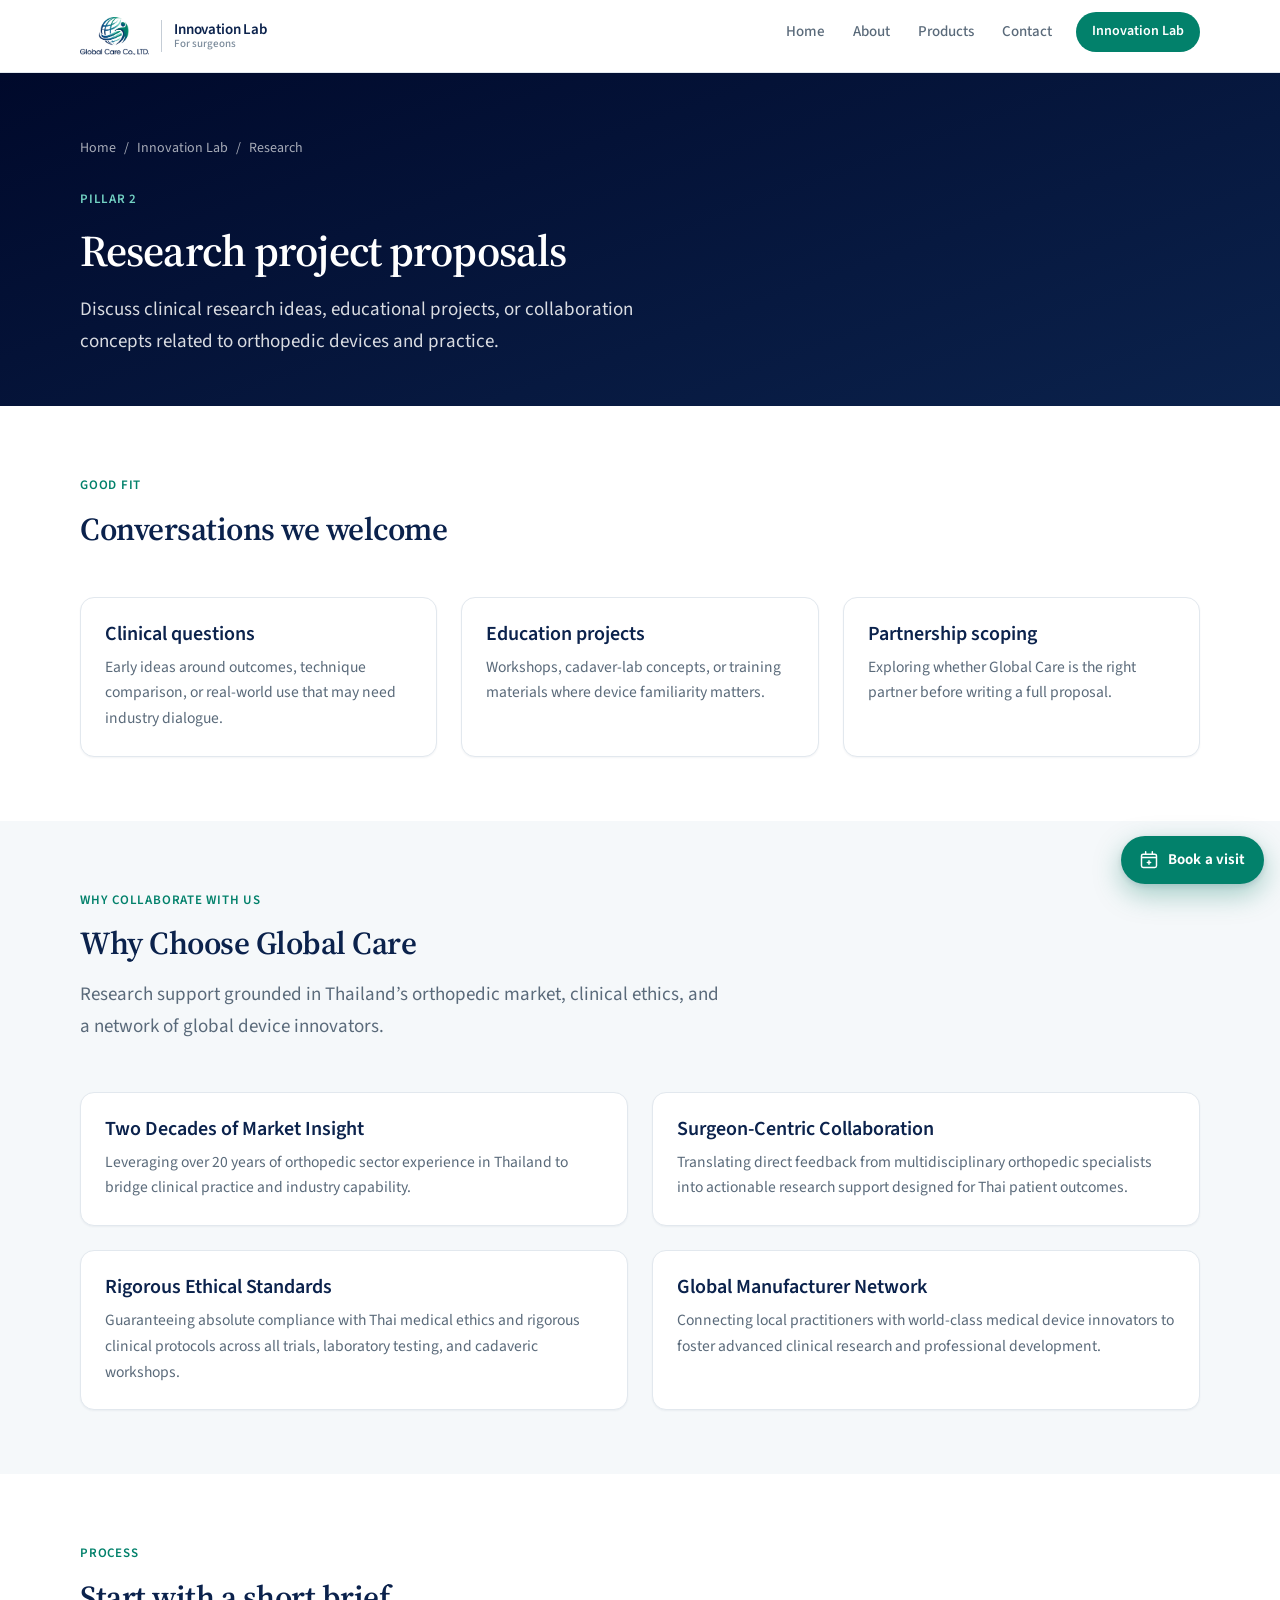
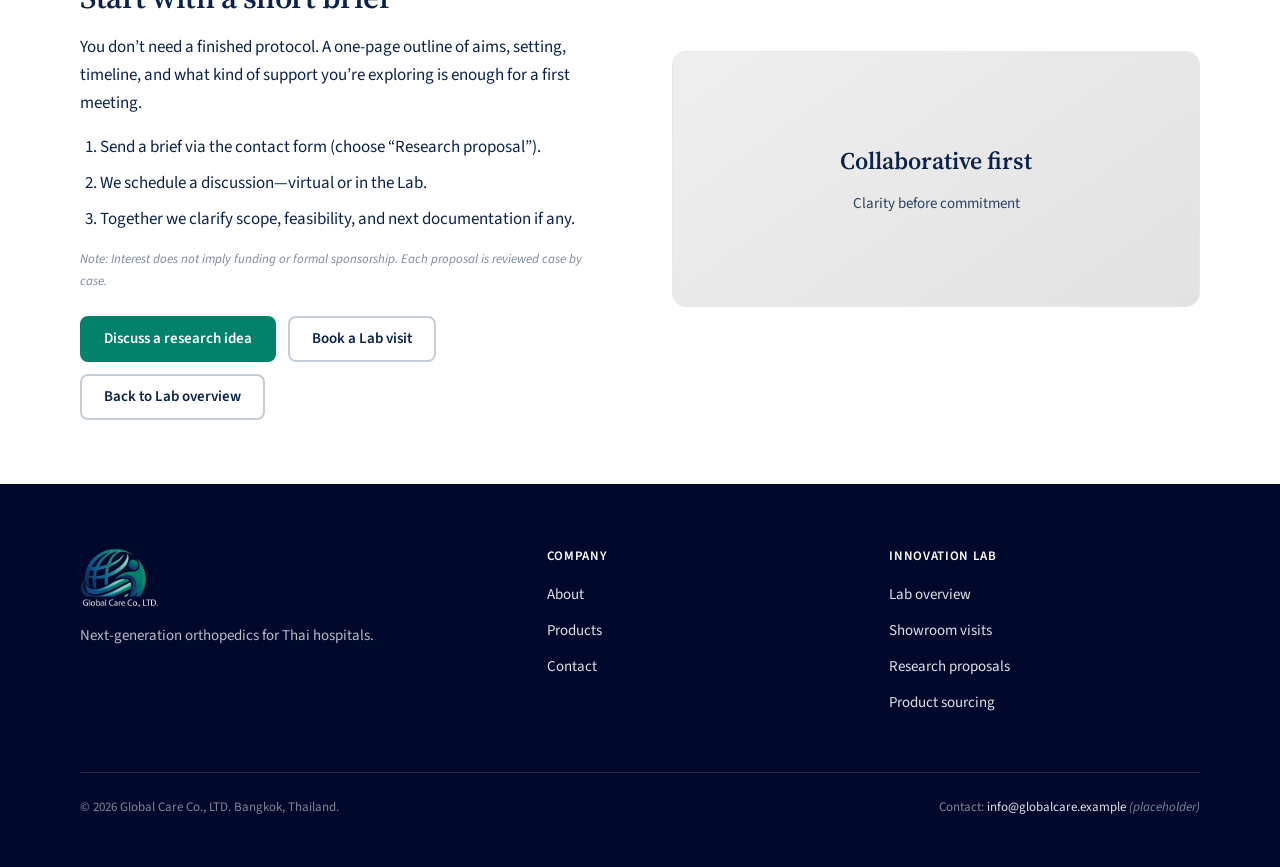
<file: lab/research.html>
<!DOCTYPE html>
<html lang="en-US">
<head>
  <meta charset="UTF-8">
  <meta name="viewport" content="width=device-width, initial-scale=1">
  <meta name="description" content="Discuss orthopedic research project proposals with Global Care Innovation Lab.">
  <title>Research Proposals — Innovation Lab</title>
  <link rel="preconnect" href="https://fonts.googleapis.com">
  <link rel="preconnect" href="https://fonts.gstatic.com" crossorigin>
  <link href="https://fonts.googleapis.com/css2?family=Source+Sans+3:ital,wght@0,400;0,500;0,600;0,700;1,400&family=Source+Serif+4:opsz,wght@8..60,600;8..60,700&display=swap" rel="stylesheet">
  <link rel="icon" href="../assets/favicon.ico" sizes="any">
  <link rel="icon" type="image/png" href="../assets/favicon-32.png" sizes="32x32">
  <link rel="apple-touch-icon" href="../assets/favicon-180.png">
  <link rel="stylesheet" href="../css/styles.css">
</head>
<body class="is-lab">
  <a class="skip-link" href="#main">Skip to content</a>

  <header class="site-header">
    <div class="container site-header__inner">
      <a class="logo logo__lockup" href="../lab/index.html" aria-label="Global Care Innovation Lab">
        <img class="logo__img logo__img--sm" src="../assets/logo-color.png" alt="Global Care Co., LTD." width="160" height="87">
        <span class="logo__divider" aria-hidden="true"></span>
        <span class="logo__lab-text">
          <span class="logo__lab-name">Innovation Lab</span>
          <span class="logo__lab-tag">For surgeons</span>
        </span>
      </a>
      <button class="nav-toggle" type="button" aria-controls="site-nav" aria-expanded="false">Menu</button>
      <nav class="nav" id="site-nav" aria-label="Primary">
        <ul class="nav__list">
          <li><a href="../index.html">Home</a></li>
          <li><a href="../about.html">About</a></li>
          <li><a href="../products.html">Products</a></li>
          <li><a href="../contact.html">Contact</a></li>
          <li class="nav__lab"><a href="../lab/index.html" aria-current="page">Innovation Lab</a></li>
        </ul>
      </nav>
    </div>
  </header>

  <main id="main">

    <header class="page-hero page-hero--lab">
      <div class="container">
        <nav aria-label="Breadcrumb">
          <ol class="breadcrumb">
            <li><a href="../index.html">Home</a></li>
            <li aria-hidden="true">/</li>
            <li><a href="index.html">Innovation Lab</a></li>
            <li aria-hidden="true">/</li>
            <li>Research</li>
          </ol>
        </nav>
        <p class="eyebrow">Pillar 2</p>
        <h1>Research project proposals</h1>
        <p class="lead">Discuss clinical research ideas, educational projects, or collaboration concepts related to orthopedic devices and practice.</p>
      </div>
    </header>

    <section class="section" aria-labelledby="fit-heading">
      <div class="container">
        <div class="section-header">
          <p class="eyebrow">Good fit</p>
          <h2 id="fit-heading">Conversations we welcome</h2>
        </div>
        <div class="grid-3">
          <article class="card card--lab">
            <h3>Clinical questions</h3>
            <p>Early ideas around outcomes, technique comparison, or real-world use that may need industry dialogue.</p>
          </article>
          <article class="card card--lab">
            <h3>Education projects</h3>
            <p>Workshops, cadaver-lab concepts, or training materials where device familiarity matters.</p>
          </article>
          <article class="card card--lab">
            <h3>Partnership scoping</h3>
            <p>Exploring whether Global Care is the right partner before writing a full proposal.</p>
          </article>
        </div>
      </div>
    </section>


    <section class="section section--alt" aria-labelledby="why-heading" id="why-collaborate">
      <div class="container">
        <div class="section-header">
          <p class="eyebrow">Why collaborate with us</p>
          <h2 id="why-heading">Why Choose Global Care</h2>
          <p class="lead">Research support grounded in Thailand’s orthopedic market, clinical ethics, and a network of global device innovators.</p>
        </div>
        <div class="grid-2">
          <article class="card card--lab">
            <h3>Two Decades of Market Insight</h3>
            <p>Leveraging over 20 years of orthopedic sector experience in Thailand to bridge clinical practice and industry capability.</p>
          </article>
          <article class="card card--lab">
            <h3>Surgeon-Centric Collaboration</h3>
            <p>Translating direct feedback from multidisciplinary orthopedic specialists into actionable research support designed for Thai patient outcomes.</p>
          </article>
          <article class="card card--lab">
            <h3>Rigorous Ethical Standards</h3>
            <p>Guaranteeing absolute compliance with Thai medical ethics and rigorous clinical protocols across all trials, laboratory testing, and cadaveric workshops.</p>
          </article>
          <article class="card card--lab">
            <h3>Global Manufacturer Network</h3>
            <p>Connecting local practitioners with world-class medical device innovators to foster advanced clinical research and professional development.</p>
          </article>
        </div>
      </div>
    </section>

    <section class="section" aria-labelledby="process-heading">
      <div class="container split">
        <div>
          <p class="eyebrow">Process</p>
          <h2 id="process-heading">Start with a short brief</h2>
          <p>You don’t need a finished protocol. A one-page outline of aims, setting, timeline, and what kind of support you’re exploring is enough for a first meeting.</p>
          <ol>
            <li>Send a brief via the contact form (choose “Research proposal”).</li>
            <li>We schedule a discussion—virtual or in the Lab.</li>
            <li>Together we clarify scope, feasibility, and next documentation if any.</li>
          </ol>
          <p class="placeholder-note">Note: Interest does not imply funding or formal sponsorship. Each proposal is reviewed case by case.</p>
          <div class="btn-group">
            <a class="btn btn--primary" href="../contact.html?interest=research">Discuss a research idea</a>
            <button type="button" class="btn btn--secondary" data-open-booking data-booking-focus="research">Book a Lab visit</button>
            <a class="btn btn--secondary" href="index.html">Back to Lab overview</a>
          </div>
        </div>
        <div class="split__visual split__visual--lab" aria-hidden="true">
          <div class="split__visual-inner">
            <strong>Collaborative first</strong>
            <span>Clarity before commitment</span>
          </div>
        </div>
      </div>
    </section>

  </main>

  <footer class="site-footer">
    <div class="container">
      <div class="footer__grid">
        <div class="footer__brand">
          <a class="logo footer-logo" href="../index.html">
            <img class="logo__img" src="../assets/logo-footer.png" alt="Global Care Co., LTD." width="200" height="110">
          </a>
          <p>Next-generation orthopedics for Thai hospitals.</p>
        </div>
        <div class="footer__col">
          <h4>Company</h4>
          <ul>
            <li><a href="../about.html">About</a></li>
            <li><a href="../products.html">Products</a></li>
            <li><a href="../contact.html">Contact</a></li>
          </ul>
        </div>
        <div class="footer__col">
          <h4>Innovation Lab</h4>
          <ul>
            <li><a href="../lab/index.html">Lab overview</a></li>
            <li><a href="../lab/showroom.html">Showroom visits</a></li>
            <li><a href="../lab/research.html">Research proposals</a></li>
            <li><a href="../lab/sourcing.html">Product sourcing</a></li>
          </ul>
        </div>
      </div>
      <div class="footer__bottom">
        <p>© <span data-year>2026</span> Global Care Co., LTD. Bangkok, Thailand.</p>
        <p>Contact: <a href="mailto:info@globalcare.example">info@globalcare.example</a> <span class="placeholder-note">(placeholder)</span></p>
      </div>
    </div>
  </footer>

  <script src="../js/main.js"></script>
  <script src="../js/lab-booking.js"></script>
</body>
</html>
</file>
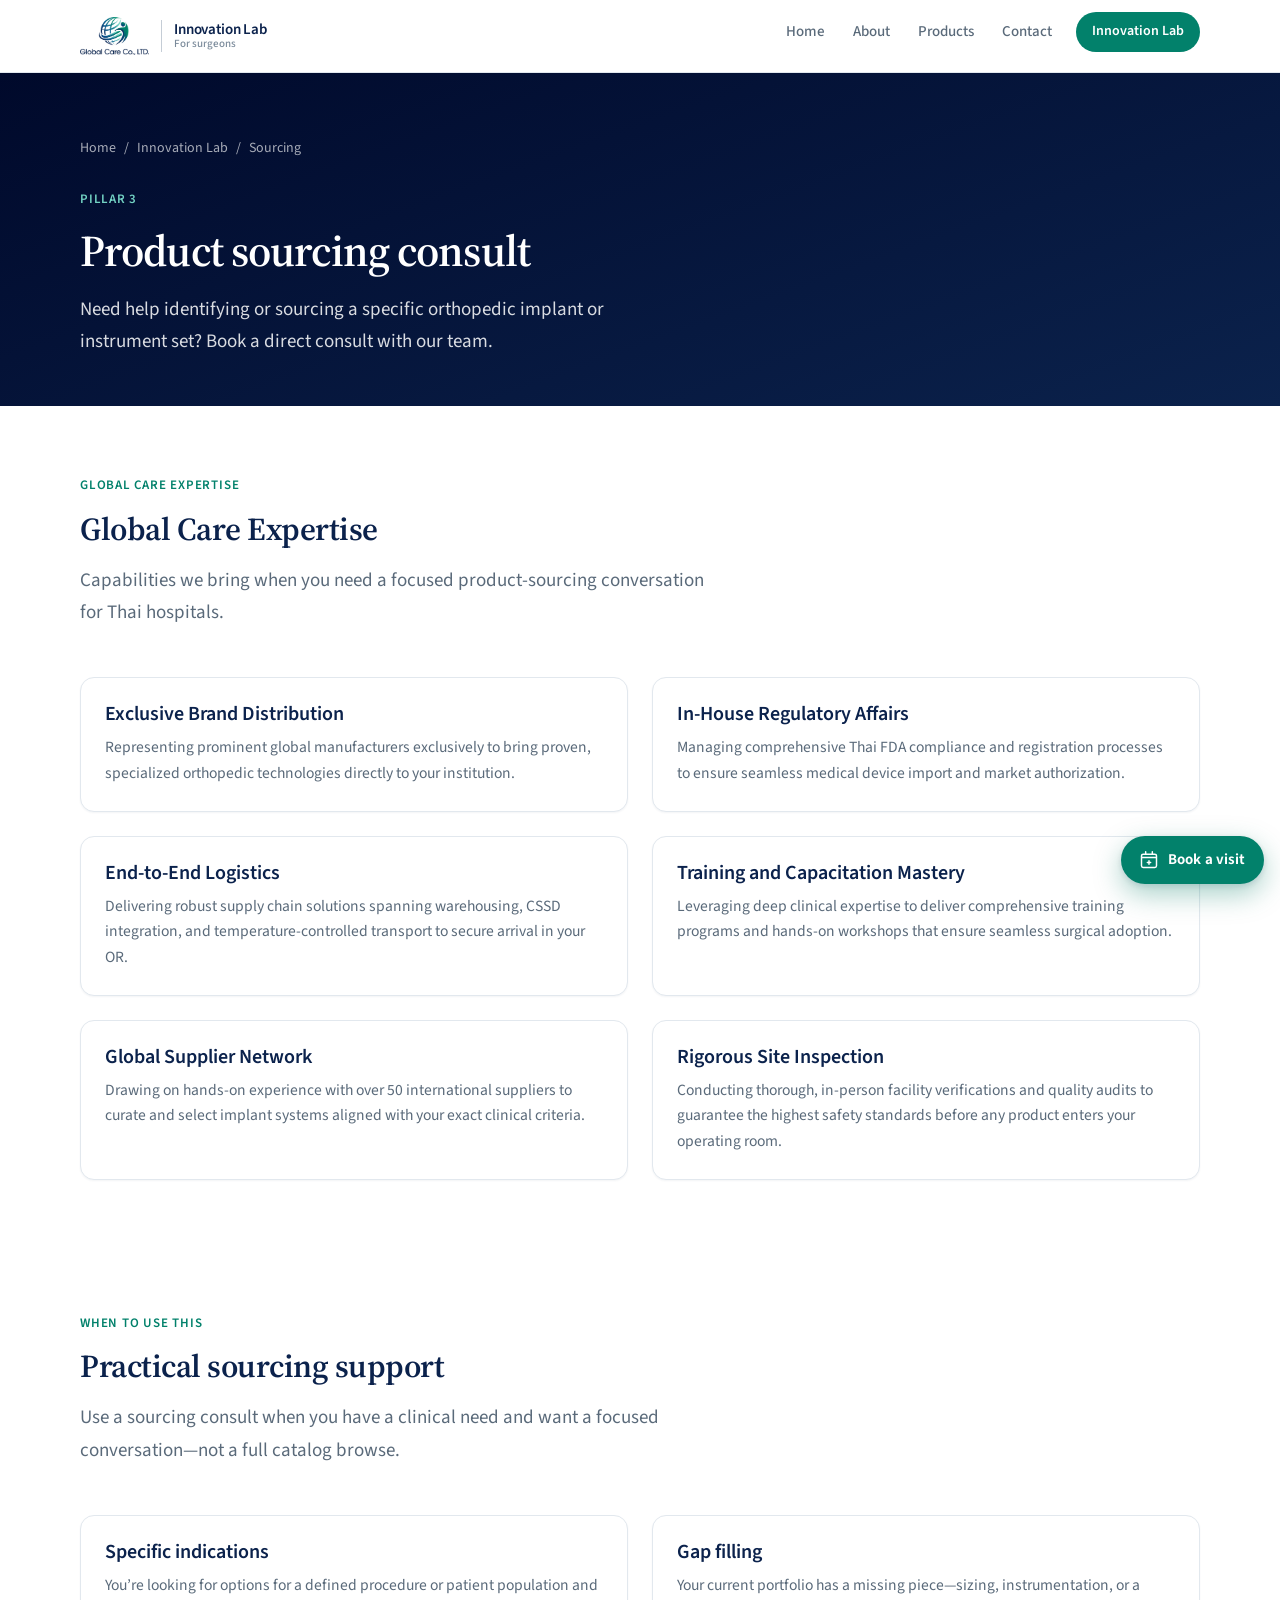
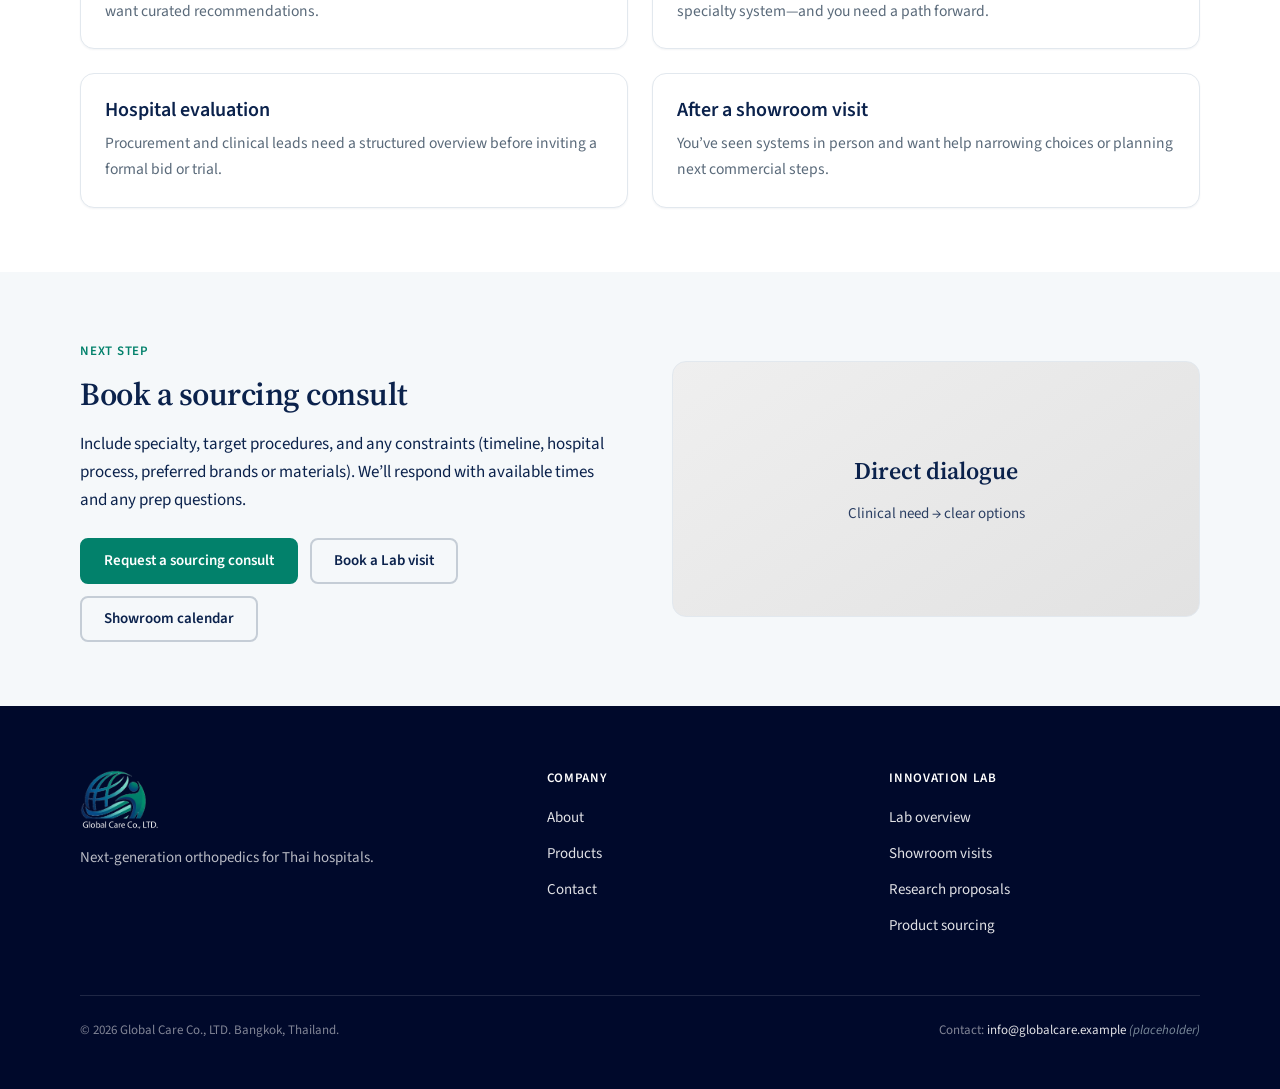
<file: lab/sourcing.html>
<!DOCTYPE html>
<html lang="en-US">
<head>
  <meta charset="UTF-8">
  <meta name="viewport" content="width=device-width, initial-scale=1">
  <meta name="description" content="Consult Global Care Innovation Lab for orthopedic product sourcing support in Thailand.">
  <title>Product Sourcing — Innovation Lab</title>
  <link rel="preconnect" href="https://fonts.googleapis.com">
  <link rel="preconnect" href="https://fonts.gstatic.com" crossorigin>
  <link href="https://fonts.googleapis.com/css2?family=Source+Sans+3:ital,wght@0,400;0,500;0,600;0,700;1,400&family=Source+Serif+4:opsz,wght@8..60,600;8..60,700&display=swap" rel="stylesheet">
  <link rel="icon" href="../assets/favicon.ico" sizes="any">
  <link rel="icon" type="image/png" href="../assets/favicon-32.png" sizes="32x32">
  <link rel="apple-touch-icon" href="../assets/favicon-180.png">
  <link rel="stylesheet" href="../css/styles.css">
</head>
<body class="is-lab">
  <a class="skip-link" href="#main">Skip to content</a>

  <header class="site-header">
    <div class="container site-header__inner">
      <a class="logo logo__lockup" href="../lab/index.html" aria-label="Global Care Innovation Lab">
        <img class="logo__img logo__img--sm" src="../assets/logo-color.png" alt="Global Care Co., LTD." width="160" height="87">
        <span class="logo__divider" aria-hidden="true"></span>
        <span class="logo__lab-text">
          <span class="logo__lab-name">Innovation Lab</span>
          <span class="logo__lab-tag">For surgeons</span>
        </span>
      </a>
      <button class="nav-toggle" type="button" aria-controls="site-nav" aria-expanded="false">Menu</button>
      <nav class="nav" id="site-nav" aria-label="Primary">
        <ul class="nav__list">
          <li><a href="../index.html">Home</a></li>
          <li><a href="../about.html">About</a></li>
          <li><a href="../products.html">Products</a></li>
          <li><a href="../contact.html">Contact</a></li>
          <li class="nav__lab"><a href="../lab/index.html" aria-current="page">Innovation Lab</a></li>
        </ul>
      </nav>
    </div>
  </header>

  <main id="main">

    <header class="page-hero page-hero--lab">
      <div class="container">
        <nav aria-label="Breadcrumb">
          <ol class="breadcrumb">
            <li><a href="../index.html">Home</a></li>
            <li aria-hidden="true">/</li>
            <li><a href="index.html">Innovation Lab</a></li>
            <li aria-hidden="true">/</li>
            <li>Sourcing</li>
          </ol>
        </nav>
        <p class="eyebrow">Pillar 3</p>
        <h1>Product sourcing consult</h1>
        <p class="lead">Need help identifying or sourcing a specific orthopedic implant or instrument set? Book a direct consult with our team.</p>
      </div>
    </header>

    <section class="section" aria-labelledby="expertise-heading">
      <div class="container">
        <div class="section-header">
          <p class="eyebrow">Global Care expertise</p>
          <h2 id="expertise-heading">Global Care Expertise</h2>
          <p class="lead">Capabilities we bring when you need a focused product-sourcing conversation for Thai hospitals.</p>
        </div>
        <div class="grid-2">
          <article class="card card--lab">
            <h3>Exclusive Brand Distribution</h3>
            <p>Representing prominent global manufacturers exclusively to bring proven, specialized orthopedic technologies directly to your institution.</p>
          </article>
          <article class="card card--lab">
            <h3>In-House Regulatory Affairs</h3>
            <p>Managing comprehensive Thai FDA compliance and registration processes to ensure seamless medical device import and market authorization.</p>
          </article>
          <article class="card card--lab">
            <h3>End-to-End Logistics</h3>
            <p>Delivering robust supply chain solutions spanning warehousing, CSSD integration, and temperature-controlled transport to secure arrival in your OR.</p>
          </article>
          <article class="card card--lab">
            <h3>Training and Capacitation Mastery</h3>
            <p>Leveraging deep clinical expertise to deliver comprehensive training programs and hands-on workshops that ensure seamless surgical adoption.</p>
          </article>
          <article class="card card--lab">
            <h3>Global Supplier Network</h3>
            <p>Drawing on hands-on experience with over 50 international suppliers to curate and select implant systems aligned with your exact clinical criteria.</p>
          </article>
          <article class="card card--lab">
            <h3>Rigorous Site Inspection</h3>
            <p>Conducting thorough, in-person facility verifications and quality audits to guarantee the highest safety standards before any product enters your operating room.</p>
          </article>
        </div>
      </div>
    </section>

    <section class="section" aria-labelledby="when-heading">
      <div class="container">
        <div class="section-header">
          <p class="eyebrow">When to use this</p>
          <h2 id="when-heading">Practical sourcing support</h2>
          <p class="lead">Use a sourcing consult when you have a clinical need and want a focused conversation—not a full catalog browse.</p>
        </div>
        <div class="grid-2">
          <article class="card card--lab">
            <h3>Specific indications</h3>
            <p>You’re looking for options for a defined procedure or patient population and want curated recommendations.</p>
          </article>
          <article class="card card--lab">
            <h3>Gap filling</h3>
            <p>Your current portfolio has a missing piece—sizing, instrumentation, or a specialty system—and you need a path forward.</p>
          </article>
          <article class="card card--lab">
            <h3>Hospital evaluation</h3>
            <p>Procurement and clinical leads need a structured overview before inviting a formal bid or trial.</p>
          </article>
          <article class="card card--lab">
            <h3>After a showroom visit</h3>
            <p>You’ve seen systems in person and want help narrowing choices or planning next commercial steps.</p>
          </article>
        </div>
      </div>
    </section>

    <section class="section section--alt" aria-labelledby="cta-heading">
      <div class="container split">
        <div>
          <p class="eyebrow">Next step</p>
          <h2 id="cta-heading">Book a sourcing consult</h2>
          <p>Include specialty, target procedures, and any constraints (timeline, hospital process, preferred brands or materials). We’ll respond with available times and any prep questions.</p>
          <div class="btn-group">
            <a class="btn btn--primary" href="../contact.html?interest=sourcing">Request a sourcing consult</a>
            <button type="button" class="btn btn--secondary" data-open-booking data-booking-focus="sourcing">Book a Lab visit</button>
            <a class="btn btn--secondary" href="showroom.html#visit-calendar">Showroom calendar</a>
          </div>
        </div>
        <div class="split__visual split__visual--lab" aria-hidden="true">
          <div class="split__visual-inner">
            <strong>Direct dialogue</strong>
            <span>Clinical need → clear options</span>
          </div>
        </div>
      </div>
    </section>

  </main>

  <footer class="site-footer">
    <div class="container">
      <div class="footer__grid">
        <div class="footer__brand">
          <a class="logo footer-logo" href="../index.html">
            <img class="logo__img" src="../assets/logo-footer.png" alt="Global Care Co., LTD." width="200" height="110">
          </a>
          <p>Next-generation orthopedics for Thai hospitals.</p>
        </div>
        <div class="footer__col">
          <h4>Company</h4>
          <ul>
            <li><a href="../about.html">About</a></li>
            <li><a href="../products.html">Products</a></li>
            <li><a href="../contact.html">Contact</a></li>
          </ul>
        </div>
        <div class="footer__col">
          <h4>Innovation Lab</h4>
          <ul>
            <li><a href="../lab/index.html">Lab overview</a></li>
            <li><a href="../lab/showroom.html">Showroom visits</a></li>
            <li><a href="../lab/research.html">Research proposals</a></li>
            <li><a href="../lab/sourcing.html">Product sourcing</a></li>
          </ul>
        </div>
      </div>
      <div class="footer__bottom">
        <p>© <span data-year>2026</span> Global Care Co., LTD. Bangkok, Thailand.</p>
        <p>Contact: <a href="mailto:info@globalcare.example">info@globalcare.example</a> <span class="placeholder-note">(placeholder)</span></p>
      </div>
    </div>
  </footer>

  <script src="../js/main.js"></script>
  <script src="../js/lab-booking.js"></script>
</body>
</html>
</file>
<file: css/styles.css>
/* ==========================================================================
   Global Care — Design System
   Official color logo palette (navy + teal). See README.
   ========================================================================== */

:root {
  /* Official brand palette (from color logo) */
  --navy-deep: #00092b;
  --navy: #0b224c;
  --navy-mid: #003060;
  --teal: #02816b;
  --teal-deep: #007860;
  --teal-light: #73d3c4;
  --teal-mist: #e8faf8;

  --gc-ink: var(--navy);
  --gc-charcoal: var(--navy-mid);
  --gc-primary: var(--teal);
  --gc-primary-dark: var(--teal-deep);
  --gc-primary-light: var(--teal-light);
  --gc-accent: var(--teal);
  --gc-accent-soft: var(--teal-mist);

  --lab-primary: var(--navy);
  --lab-accent: var(--teal);
  --lab-accent-warm: var(--teal-light);
  --lab-accent-soft: var(--teal-mist);
  --lab-surface: var(--surface-soft);

  --ink: #0b224c;
  --ink-muted: #5a6a7a;
  --ink-subtle: #7a8a9a;
  --muted: #5a6a7a;
  --surface: #ffffff;
  --surface-soft: #f5f8fa;
  --surface-alt: #f5f8fa;
  --surface-warm: #f7fafb;
  --border: #e2e8ee;
  --border-strong: #c5cdd6;

  --success: var(--teal);
  --focus-ring: var(--teal);

  --font-sans: "Source Sans 3", "Source Sans Pro", system-ui, -apple-system, "Segoe UI", Roboto, sans-serif;
  --font-display: "Source Serif 4", "Source Serif Pro", Georgia, "Times New Roman", serif;

  --space-1: 0.25rem;
  --space-2: 0.5rem;
  --space-3: 0.75rem;
  --space-4: 1rem;
  --space-5: 1.5rem;
  --space-6: 2rem;
  --space-7: 3rem;
  --space-8: 4rem;
  --space-9: 6rem;

  --max-width: 1120px;
  --header-h: 4.5rem;
  --radius: 0.5rem;
  --radius-lg: 0.875rem;
  --shadow-sm: 0 1px 2px rgba(11, 34, 76, 0.05);
  --shadow-md: 0 4px 16px rgba(11, 34, 76, 0.08);
  --shadow-lg: 0 12px 40px rgba(11, 34, 76, 0.12);

  --ease: cubic-bezier(0.22, 1, 0.36, 1);
  --duration: 180ms;
  --brand-gradient: linear-gradient(135deg, #007860 0%, #02816b 40%, #0b224c 100%);
}

*, *::before, *::after { box-sizing: border-box; }

html { scroll-behavior: smooth; }

body {
  margin: 0;
  font-family: var(--font-sans);
  font-size: 1.0625rem;
  line-height: 1.65;
  color: var(--ink);
  background: var(--surface);
  -webkit-font-smoothing: antialiased;
  display: flex;
  flex-direction: column;
  min-height: 100vh;
}

main { flex: 1; }

img { max-width: 100%; height: auto; display: block; }

a {
  color: var(--gc-primary);
  text-decoration-thickness: 1px;
  text-underline-offset: 0.2em;
  transition: color var(--duration) var(--ease);
}

a:hover { color: var(--gc-primary-light); }

a:focus-visible,
button:focus-visible,
input:focus-visible,
select:focus-visible,
textarea:focus-visible {
  outline: 2px solid var(--focus-ring);
  outline-offset: 2px;
}

h1, h2, h3, h4 {
  font-family: var(--font-display);
  font-weight: 600;
  line-height: 1.25;
  color: var(--ink);
  margin: 0 0 var(--space-4);
}

h1 { font-size: clamp(2rem, 4vw, 2.75rem); letter-spacing: -0.02em; }
h2 { font-size: clamp(1.5rem, 3vw, 2rem); letter-spacing: -0.015em; }
h3 { font-size: 1.25rem; font-family: var(--font-sans); font-weight: 600; }
h4 { font-size: 1.0625rem; font-family: var(--font-sans); font-weight: 600; }

p { margin: 0 0 var(--space-4); }
p:last-child { margin-bottom: 0; }

ul, ol { margin: 0 0 var(--space-4); padding-left: 1.25rem; }
li { margin-bottom: var(--space-2); }
strong { font-weight: 600; }

.skip-link {
  position: absolute;
  left: var(--space-4);
  top: -100%;
  z-index: 1000;
  padding: var(--space-2) var(--space-4);
  background: var(--navy-deep);
  color: #fff;
  border-radius: var(--radius);
  text-decoration: none;
  font-weight: 600;
}
.skip-link:focus { top: var(--space-4); }

.container {
  width: min(100% - 2rem, var(--max-width));
  margin-inline: auto;
}

.section { padding: var(--space-8) 0; }
.section--alt { background: var(--surface-alt); }
.section--warm { background: var(--surface-warm); }

.section--primary {
  background: var(--navy-deep);
  color: #fff;
}
.section--primary h2,
.section--primary h3,
.section--primary a { color: #fff; }

.section--lab {
  background: linear-gradient(135deg, #00092b 0%, #0b224c 55%, #003060 100%);
  color: #fff;
}
.section--lab h2,
.section--lab h3,
.section--lab a { color: #fff; }

.section-header { max-width: 40rem; margin-bottom: var(--space-7); }
.section-header--center { text-align: center; margin-inline: auto; }

.eyebrow {
  display: inline-block;
  font-family: var(--font-sans);
  font-size: 0.8125rem;
  font-weight: 600;
  letter-spacing: 0.06em;
  text-transform: uppercase;
  color: var(--gc-primary);
  margin-bottom: var(--space-3);
}

.section--lab .eyebrow,
.section--primary .eyebrow { color: rgba(255, 255, 255, 0.7); }

.lead {
  font-size: 1.1875rem;
  color: var(--ink-muted);
  line-height: 1.7;
}
.section--lab .lead,
.section--primary .lead { color: rgba(255, 255, 255, 0.85); }

/* Header */
.site-header {
  position: sticky;
  top: 0;
  z-index: 100;
  background: rgba(255, 255, 255, 0.94);
  backdrop-filter: blur(12px);
  border-bottom: 1px solid var(--border);
}

.site-header__inner {
  display: flex;
  align-items: center;
  justify-content: space-between;
  height: var(--header-h);
  gap: var(--space-4);
}

.logo {
  display: flex;
  align-items: center;
  gap: var(--space-3);
  text-decoration: none;
  color: var(--ink);
  flex-shrink: 0;
}
.logo:hover { color: var(--ink); }

.logo__img {
  height: 2.75rem;
  width: auto;
  display: block;
}

.logo__img--sm {
  height: 2.35rem;
}

.logo__lockup {
  display: flex;
  align-items: center;
  gap: var(--space-3);
}

.logo__divider {
  width: 1px;
  height: 2rem;
  background: var(--border-strong);
  flex-shrink: 0;
}

.logo__lab-text {
  display: flex;
  flex-direction: column;
  line-height: 1.15;
}

.logo__lab-name {
  font-family: var(--font-sans);
  font-weight: 600;
  font-size: 0.9375rem;
  color: var(--ink);
  letter-spacing: -0.01em;
}

.logo__lab-tag {
  font-size: 0.6875rem;
  font-weight: 500;
  color: var(--ink-subtle);
}

.footer-logo .logo__img {
  height: 3.75rem;
  width: auto;
  image-rendering: -webkit-optimize-contrast;
}

.nav {
  display: flex;
  align-items: center;
  gap: var(--space-1);
}

.nav__list {
  display: flex;
  align-items: center;
  gap: var(--space-1);
  list-style: none;
  margin: 0;
  padding: 0;
}

.nav__list a {
  display: block;
  padding: var(--space-2) var(--space-3);
  color: var(--ink-muted);
  text-decoration: none;
  font-size: 0.9375rem;
  font-weight: 500;
  border-radius: var(--radius);
  transition: background var(--duration) var(--ease), color var(--duration) var(--ease);
}

.nav__list a:hover,
.nav__list a[aria-current="page"] {
  color: var(--navy);
  background: var(--teal-mist);
}

.nav__lab { margin-left: var(--space-2); }

.nav__lab a {
  background: var(--navy-deep);
  color: #fff !important;
  padding: var(--space-2) var(--space-4);
  border-radius: 999px;
  font-weight: 600;
  font-size: 0.875rem;
  text-decoration: none;
  transition: background var(--duration) var(--ease);
}

.nav__lab a:hover,
.nav__lab a[aria-current="page"] {
  background: var(--teal);
  color: #fff !important;
}

body.is-lab .nav__lab a {
  background: var(--gc-primary);
}
body.is-lab .nav__lab a:hover {
  background: var(--gc-primary-dark);
}

.nav-toggle {
  display: none;
  background: none;
  border: 1px solid var(--border);
  border-radius: var(--radius);
  padding: var(--space-2) var(--space-3);
  cursor: pointer;
  font-family: inherit;
  font-size: 0.875rem;
  font-weight: 600;
  color: var(--ink);
}
.nav-toggle:hover { background: var(--surface-alt); }

/* Buttons */
.btn {
  display: inline-flex;
  align-items: center;
  justify-content: center;
  gap: var(--space-2);
  padding: 0.75rem 1.375rem;
  font-family: inherit;
  font-size: 0.9375rem;
  font-weight: 600;
  line-height: 1.2;
  text-decoration: none;
  border-radius: var(--radius);
  border: 2px solid transparent;
  cursor: pointer;
  transition: background var(--duration) var(--ease), color var(--duration) var(--ease),
    border-color var(--duration) var(--ease), transform var(--duration) var(--ease);
}
.btn:hover { text-decoration: none; }
.btn:active { transform: translateY(1px); }

.btn--primary {
  background: var(--teal);
  color: #fff;
  border-color: var(--teal);
}
.btn--primary:hover {
  background: var(--teal-deep);
  border-color: var(--teal-deep);
  color: #fff;
}

.btn--secondary {
  background: transparent;
  color: var(--navy);
  border-color: var(--border-strong);
}
.btn--secondary:hover {
  border-color: var(--navy);
  background: var(--teal-mist);
  color: var(--navy);
}

.btn--teal {
  background: var(--gc-primary);
  color: #fff;
  border-color: var(--gc-primary);
}
.btn--teal:hover {
  background: var(--gc-primary-dark);
  border-color: var(--gc-primary-dark);
  color: #fff;
}

.btn--light {
  background: #fff;
  color: var(--gc-ink);
  border-color: #fff;
}
.btn--light:hover {
  background: var(--surface-alt);
  color: var(--gc-ink);
}

.btn--outline-light {
  background: transparent;
  color: #fff;
  border-color: rgba(255, 255, 255, 0.45);
}
.btn--outline-light:hover {
  background: rgba(255, 255, 255, 0.1);
  border-color: #fff;
  color: #fff;
}

.btn--lab {
  background: var(--gc-primary);
  color: #fff;
  border-color: var(--gc-primary);
}
.btn--lab:hover {
  background: var(--gc-primary-dark);
  border-color: var(--gc-primary-dark);
  color: #fff;
}

.btn--lg { padding: 0.875rem 1.625rem; font-size: 1rem; }

.btn-group {
  display: flex;
  flex-wrap: wrap;
  gap: var(--space-3);
  margin-top: var(--space-5);
}

/* Hero */
.hero {
  padding: var(--space-9) 0 var(--space-8);
  background:
    radial-gradient(ellipse 80% 60% at 90% 10%, rgba(2, 129, 107, 0.08) 0%, transparent 55%),
    radial-gradient(ellipse 50% 40% at 10% 90%, rgba(10, 10, 10, 0.04) 0%, transparent 50%),
    var(--surface-warm);
}

.hero__grid {
  display: grid;
  gap: var(--space-7);
  align-items: center;
}

@media (min-width: 900px) {
  .hero__grid {
    grid-template-columns: 1.15fr 0.85fr;
    gap: var(--space-8);
  }
}

.hero__title { margin-bottom: var(--space-4); }
.hero__actions { margin-top: var(--space-6); }

.hero-card {
  background: var(--surface);
  border: 1px solid var(--border);
  border-radius: var(--radius-lg);
  padding: var(--space-6);
  box-shadow: var(--shadow-md);
}

.hero-card__label {
  font-size: 0.75rem;
  font-weight: 600;
  letter-spacing: 0.05em;
  text-transform: uppercase;
  color: var(--gc-primary);
  margin-bottom: var(--space-3);
}

.hero-card h2 { font-size: 1.375rem; margin-bottom: var(--space-3); }

.hero-card p {
  color: var(--ink-muted);
  font-size: 0.975rem;
  margin-bottom: var(--space-5);
}

.hero-card__list {
  list-style: none;
  padding: 0;
  margin: 0 0 var(--space-5);
}

.hero-card__list li {
  display: flex;
  align-items: flex-start;
  gap: var(--space-3);
  padding: var(--space-3) 0;
  border-top: 1px solid var(--border);
  font-size: 0.9375rem;
  margin: 0;
}
.hero-card__list li:last-child { border-bottom: 1px solid var(--border); }

.hero-card__icon {
  flex-shrink: 0;
  width: 1.75rem;
  height: 1.75rem;
  border-radius: 50%;
  background: var(--gc-accent-soft);
  color: var(--gc-primary);
  display: grid;
  place-items: center;
  font-size: 0.75rem;
  font-weight: 700;
}

.hero--lab {
  background:
    radial-gradient(ellipse 70% 50% at 85% 20%, rgba(2, 129, 107, 0.2) 0%, transparent 50%),
    linear-gradient(160deg, #00092b 0%, #0b224c 50%, #003060 100%);
  color: #fff;
}
.hero--lab h1,
.hero--lab .lead { color: #fff; }
.hero--lab .lead { color: rgba(255, 255, 255, 0.88); }
.hero--lab .eyebrow { color: var(--teal-light); }

.page-hero {
  padding: var(--space-8) 0 var(--space-7);
  background: var(--surface-alt);
  border-bottom: 1px solid var(--border);
}

.page-hero--lab {
  background: linear-gradient(160deg, #00092b 0%, #0b224c 100%);
  color: #fff;
  border-bottom: none;
}
.page-hero--lab h1,
.page-hero--lab .lead,
.page-hero--lab .eyebrow { color: inherit; }
.page-hero--lab .lead { color: rgba(255, 255, 255, 0.85); }
.page-hero--lab .eyebrow { color: var(--teal-light); }
.page-hero .lead { max-width: 38rem; }

.breadcrumb {
  display: flex;
  flex-wrap: wrap;
  gap: var(--space-2);
  list-style: none;
  padding: 0;
  margin: 0 0 var(--space-4);
  font-size: 0.875rem;
  color: var(--ink-subtle);
}
.breadcrumb a { color: var(--ink-muted); text-decoration: none; }
.breadcrumb a:hover { color: var(--gc-primary); text-decoration: underline; }

.page-hero--lab .breadcrumb,
.page-hero--lab .breadcrumb a { color: rgba(255, 255, 255, 0.65); }
.page-hero--lab .breadcrumb a:hover { color: #fff; }

.grid-2, .grid-3 { display: grid; gap: var(--space-5); }

@media (min-width: 640px) {
  .grid-2 { grid-template-columns: repeat(2, 1fr); }
}
@media (min-width: 768px) {
  .grid-3 { grid-template-columns: repeat(3, 1fr); }
}
@media (min-width: 900px) {
  .grid-2--wide { grid-template-columns: 1fr 1fr; gap: var(--space-7); }
}

.card {
  background: var(--surface);
  border: 1px solid var(--border);
  border-radius: var(--radius-lg);
  padding: var(--space-5);
  box-shadow: var(--shadow-sm);
  transition: box-shadow var(--duration) var(--ease), border-color var(--duration) var(--ease);
  height: 100%;
  display: flex;
  flex-direction: column;
}
.card:hover {
  box-shadow: var(--shadow-md);
  border-color: var(--border-strong);
}

.card__icon {
  width: 2.75rem;
  height: 2.75rem;
  border-radius: var(--radius);
  background: var(--gc-accent-soft);
  color: var(--gc-primary);
  display: grid;
  place-items: center;
  font-size: 1.25rem;
  margin-bottom: var(--space-4);
}
.card--lab .card__icon {
  background: var(--surface-alt);
  color: var(--gc-ink);
}

.card h3 { margin-bottom: var(--space-2); }
.card p {
  color: var(--ink-muted);
  font-size: 0.975rem;
  flex-grow: 1;
}

.card__link {
  margin-top: var(--space-4);
  font-weight: 600;
  font-size: 0.9375rem;
  text-decoration: none;
  color: var(--gc-primary);
}
.card--lab .card__link { color: var(--gc-ink); }
.card__link:hover { text-decoration: underline; }

.card__badge {
  display: inline-block;
  font-size: 0.6875rem;
  font-weight: 600;
  letter-spacing: 0.04em;
  text-transform: uppercase;
  padding: 0.2rem 0.5rem;
  border-radius: 999px;
  background: var(--surface-alt);
  color: var(--ink-subtle);
  margin-bottom: var(--space-3);
  width: fit-content;
}

.trust-strip {
  display: grid;
  gap: var(--space-5);
  padding: var(--space-6) 0;
}
@media (min-width: 640px) {
  .trust-strip { grid-template-columns: repeat(3, 1fr); text-align: center; }
}
.trust-item h3 { font-size: 1.0625rem; margin-bottom: var(--space-2); }
.trust-item p { font-size: 0.9375rem; color: var(--ink-muted); margin: 0; }

.split {
  display: grid;
  gap: var(--space-6);
  align-items: center;
}
@media (min-width: 800px) {
  .split { grid-template-columns: 1fr 1fr; gap: var(--space-8); }
  .split--reverse > :first-child { order: 2; }
}

.split__visual {
  background: linear-gradient(145deg, var(--gc-accent-soft) 0%, #d9ecec 100%);
  border-radius: var(--radius-lg);
  min-height: 16rem;
  display: grid;
  place-items: center;
  padding: var(--space-6);
  border: 1px solid var(--border);
}
.split__visual--lab {
  background: linear-gradient(145deg, #efefef 0%, #e2e2e2 100%);
}
.split__visual-inner { text-align: center; color: var(--gc-primary-dark); }
.split__visual--lab .split__visual-inner { color: var(--gc-ink); }
.split__visual-inner strong {
  display: block;
  font-family: var(--font-display);
  font-size: 1.5rem;
  margin-bottom: var(--space-2);
}
.split__visual-inner span { font-size: 0.9375rem; opacity: 0.85; }

.steps {
  counter-reset: step;
  list-style: none;
  padding: 0;
  margin: 0;
  display: grid;
  gap: var(--space-5);
}
@media (min-width: 768px) {
  .steps { grid-template-columns: repeat(3, 1fr); }
}

.step {
  position: relative;
  padding: var(--space-5);
  background: var(--surface);
  border: 1px solid var(--border);
  border-radius: var(--radius-lg);
  margin: 0;
}
.step::before {
  counter-increment: step;
  content: counter(step);
  display: grid;
  place-items: center;
  width: 2rem;
  height: 2rem;
  border-radius: 50%;
  background: var(--navy-deep);
  color: #fff;
  font-weight: 700;
  font-size: 0.875rem;
  margin-bottom: var(--space-4);
}
body.is-lab .step::before { background: var(--gc-primary); }
.step h3 { margin-bottom: var(--space-2); }
.step p { color: var(--ink-muted); font-size: 0.9375rem; margin: 0; }

.product-note {
  background: var(--gc-accent-soft);
  border: 1px solid rgba(2, 129, 107, 0.25);
  border-radius: var(--radius);
  padding: var(--space-4) var(--space-5);
  font-size: 0.9375rem;
  color: var(--gc-primary-dark);
  margin-bottom: var(--space-6);
}
.product-card .card__badge {
  background: var(--gc-accent-soft);
  color: var(--gc-primary);
}
.product-card ul {
  margin: var(--space-3) 0 0;
  padding-left: 1.1rem;
  font-size: 0.9rem;
  color: var(--ink-muted);
}
.product-card li { margin-bottom: var(--space-1); }

.form-layout { display: grid; gap: var(--space-6); }
@media (min-width: 800px) {
  .form-layout { grid-template-columns: 1fr 1.2fr; align-items: start; }
}

.form-panel {
  background: var(--surface);
  border: 1px solid var(--border);
  border-radius: var(--radius-lg);
  padding: var(--space-6);
  box-shadow: var(--shadow-sm);
}

.form-group { margin-bottom: var(--space-4); }
.form-group label {
  display: block;
  font-size: 0.875rem;
  font-weight: 600;
  margin-bottom: var(--space-2);
  color: var(--ink);
}
.form-group .hint {
  font-weight: 400;
  color: var(--ink-subtle);
  font-size: 0.8125rem;
}

.form-group input,
.form-group select,
.form-group textarea {
  width: 100%;
  padding: 0.7rem 0.875rem;
  font-family: inherit;
  font-size: 1rem;
  color: var(--ink);
  background: var(--surface);
  border: 1px solid var(--border-strong);
  border-radius: var(--radius);
  transition: border-color var(--duration) var(--ease), box-shadow var(--duration) var(--ease);
}
.form-group input:hover,
.form-group select:hover,
.form-group textarea:hover { border-color: var(--ink-subtle); }

.form-group input:focus,
.form-group select:focus,
.form-group textarea:focus {
  border-color: var(--gc-primary);
  box-shadow: 0 0 0 3px rgba(2, 129, 107, 0.15);
  outline: none;
}

.form-group textarea { min-height: 8rem; resize: vertical; }

.form-row { display: grid; gap: var(--space-4); }
@media (min-width: 520px) {
  .form-row { grid-template-columns: 1fr 1fr; }
}

.form-actions { margin-top: var(--space-5); }
.form-note {
  font-size: 0.8125rem;
  color: var(--ink-subtle);
  margin-top: var(--space-3);
}

.form-success {
  display: none;
  padding: var(--space-4);
  background: var(--gc-accent-soft);
  border: 1px solid rgba(2, 129, 107, 0.35);
  border-radius: var(--radius);
  color: var(--gc-primary-dark);
  font-weight: 500;
  margin-bottom: var(--space-4);
}
.form-success.is-visible { display: block; }

.contact-details { list-style: none; padding: 0; margin: 0; }
.contact-details li {
  margin-bottom: var(--space-5);
  padding-bottom: var(--space-5);
  border-bottom: 1px solid var(--border);
}
.contact-details li:last-child {
  margin-bottom: 0;
  padding-bottom: 0;
  border-bottom: none;
}
.contact-details strong {
  display: block;
  font-size: 0.8125rem;
  text-transform: uppercase;
  letter-spacing: 0.04em;
  color: var(--ink-subtle);
  margin-bottom: var(--space-1);
}
.contact-details span,
.contact-details a { font-size: 1.0625rem; }

.placeholder-note {
  font-size: 0.8125rem;
  color: var(--ink-subtle);
  font-style: italic;
  margin-top: var(--space-1);
}

.cta-band {
  text-align: center;
  max-width: 36rem;
  margin-inline: auto;
}
.cta-band .btn-group { justify-content: center; }

/* Footer */
.site-footer {
  background: var(--navy-deep);
  color: rgba(255, 255, 255, 0.72);
  padding: var(--space-8) 0 var(--space-6);
  margin-top: auto;
}
.site-footer a {
  color: rgba(255, 255, 255, 0.88);
  text-decoration: none;
}
.site-footer a:hover { color: #fff; text-decoration: underline; }

.footer__grid {
  display: grid;
  gap: var(--space-6);
  margin-bottom: var(--space-7);
}
@media (min-width: 640px) {
  .footer__grid { grid-template-columns: 1.4fr 1fr 1fr; }
}

.footer__brand .logo { margin-bottom: var(--space-4); }
.footer__brand p {
  font-size: 0.9375rem;
  max-width: 22rem;
  margin: 0;
}

.footer__col h4 {
  color: #fff;
  font-size: 0.8125rem;
  text-transform: uppercase;
  letter-spacing: 0.05em;
  margin-bottom: var(--space-4);
}
.footer__col ul { list-style: none; padding: 0; margin: 0; }
.footer__col li { margin-bottom: var(--space-2); }
.footer__col a { font-size: 0.9375rem; }

.footer__bottom {
  padding-top: var(--space-5);
  border-top: 1px solid rgba(255, 255, 255, 0.12);
  display: flex;
  flex-wrap: wrap;
  gap: var(--space-3);
  justify-content: space-between;
  font-size: 0.8125rem;
  color: rgba(255, 255, 255, 0.5);
}

.sr-only {
  position: absolute;
  width: 1px;
  height: 1px;
  padding: 0;
  margin: -1px;
  overflow: hidden;
  clip: rect(0, 0, 0, 0);
  white-space: nowrap;
  border: 0;
}

.text-muted { color: var(--ink-muted); }
.mt-0 { margin-top: 0; }
.mb-0 { margin-bottom: 0; }

@media (max-width: 860px) {
  .nav-toggle { display: inline-flex; align-items: center; }

  .nav {
    position: fixed;
    inset: var(--header-h) 0 auto 0;
    background: var(--surface);
    border-bottom: 1px solid var(--border);
    padding: var(--space-4);
    box-shadow: var(--shadow-lg);
    transform: translateY(-120%);
    opacity: 0;
    visibility: hidden;
    transition: transform var(--duration) var(--ease), opacity var(--duration) var(--ease),
      visibility var(--duration) var(--ease);
  }
  .nav.is-open {
    transform: translateY(0);
    opacity: 1;
    visibility: visible;
  }
  .nav__list {
    flex-direction: column;
    align-items: stretch;
    width: 100%;
  }
  .nav__list a { padding: var(--space-3) var(--space-4); }
  .nav__lab { margin-left: 0; margin-top: var(--space-2); }
  .nav__lab a { text-align: center; display: block; }

  .logo__img { height: 2.35rem; }
  .logo__divider { display: none; }
  .logo__lab-text { display: none; }
}

@media print {
  .site-header, .nav-toggle, .site-footer, .btn-group { display: none; }
  body { color: #000; background: #fff; }
}

/* ==========================================================================
   Interactive OR showroom mockup
   ========================================================================== */

.or-showcase {
  display: grid;
  gap: var(--space-6);
}

.or-showcase__intro {
  max-width: 40rem;
}

.or-map {
  position: relative;
  border-radius: var(--radius-lg);
  overflow: hidden;
  background: var(--navy-deep);
  box-shadow: var(--shadow-lg);
  border: 1px solid var(--border);
}

.or-map__img {
  width: 100%;
  height: auto;
  display: block;
  vertical-align: middle;
}

.or-hotspot {
  position: absolute;
  z-index: 2;
  width: 2rem;
  height: 2rem;
  margin: 0;
  padding: 0;
  border: 2px solid #fff;
  border-radius: 50%;
  background: var(--brand-gradient);
  color: #fff;
  font-family: var(--font-sans);
  font-size: 0.75rem;
  font-weight: 700;
  line-height: 1;
  cursor: pointer;
  transform: translate(-50%, -50%);
  box-shadow: 0 2px 10px rgba(11, 34, 76, 0.35);
  transition: transform var(--duration) var(--ease), box-shadow var(--duration) var(--ease);
}

.or-hotspot::before {
  content: "";
  position: absolute;
  inset: -6px;
  border-radius: 50%;
  border: 2px solid rgba(2, 129, 107, 0.45);
  animation: or-pulse 2.2s var(--ease) infinite;
  pointer-events: none;
}

.or-hotspot:hover,
.or-hotspot:focus-visible,
.or-hotspot[aria-expanded="true"] {
  transform: translate(-50%, -50%) scale(1.12);
  box-shadow: 0 4px 18px rgba(2, 129, 107, 0.45);
}

.or-hotspot:focus-visible {
  outline: 2px solid var(--teal-light);
  outline-offset: 3px;
}

@keyframes or-pulse {
  0% { transform: scale(0.85); opacity: 0.9; }
  70% { transform: scale(1.35); opacity: 0; }
  100% { transform: scale(1.35); opacity: 0; }
}

@media (prefers-reduced-motion: reduce) {
  .or-hotspot::before { animation: none; }
}

.or-legend {
  list-style: none;
  margin: 0;
  padding: 0;
  display: grid;
  grid-template-columns: repeat(auto-fill, minmax(11.5rem, 1fr));
  gap: var(--space-2);
}

.or-legend__btn {
  display: flex;
  align-items: center;
  gap: var(--space-3);
  width: 100%;
  margin: 0;
  padding: var(--space-3) var(--space-4);
  border: 1px solid var(--border);
  border-radius: var(--radius);
  background: var(--surface);
  color: var(--ink);
  font-family: var(--font-sans);
  font-size: 0.9375rem;
  font-weight: 500;
  text-align: left;
  cursor: pointer;
  transition: border-color var(--duration) var(--ease), background var(--duration) var(--ease),
    box-shadow var(--duration) var(--ease);
}

.or-legend__btn:hover,
.or-legend__btn:focus-visible,
.or-legend__btn[aria-expanded="true"] {
  border-color: var(--teal);
  background: var(--teal-mist);
  box-shadow: var(--shadow-sm);
}

.or-legend__num {
  flex: 0 0 auto;
  display: inline-flex;
  align-items: center;
  justify-content: center;
  width: 1.5rem;
  height: 1.5rem;
  border-radius: 50%;
  background: var(--brand-gradient);
  color: #fff;
  font-size: 0.75rem;
  font-weight: 700;
}

.or-panel-backdrop {
  position: fixed;
  inset: 0;
  z-index: 115;
  background: rgba(0, 9, 43, 0.45);
  opacity: 0;
  visibility: hidden;
  transition: opacity var(--duration) var(--ease), visibility var(--duration) var(--ease);
}

.or-panel-backdrop.is-open {
  opacity: 1;
  visibility: visible;
}

.or-panel {
  position: fixed;
  z-index: 116;
  top: 0;
  right: 0;
  width: min(24rem, 100%);
  height: 100%;
  background: var(--surface);
  box-shadow: var(--shadow-lg);
  display: flex;
  flex-direction: column;
  transform: translateX(100%);
  visibility: hidden;
  transition: transform 220ms var(--ease), visibility 220ms var(--ease);
}

.or-panel.is-open {
  transform: translateX(0);
  visibility: visible;
}

.or-panel__header {
  display: flex;
  align-items: flex-start;
  justify-content: space-between;
  gap: var(--space-4);
  padding: var(--space-5) var(--space-5) var(--space-4);
  border-bottom: 1px solid var(--border);
  background: linear-gradient(180deg, var(--teal-mist) 0%, var(--surface) 100%);
}

.or-panel__eyebrow {
  margin: 0 0 var(--space-2);
  font-size: 0.75rem;
  font-weight: 600;
  letter-spacing: 0.06em;
  text-transform: uppercase;
  color: var(--teal);
}

.or-panel__title {
  margin: 0;
  font-size: 1.375rem;
}

.or-panel__close {
  flex: 0 0 auto;
  width: 2.25rem;
  height: 2.25rem;
  margin: 0;
  padding: 0;
  border: 1px solid var(--border);
  border-radius: var(--radius);
  background: var(--surface);
  color: var(--ink);
  font-size: 1.25rem;
  line-height: 1;
  cursor: pointer;
}

.or-panel__close:hover {
  border-color: var(--teal);
  color: var(--teal);
}

.or-panel__body {
  padding: var(--space-5);
  overflow-y: auto;
  flex: 1;
}

.or-panel__body p {
  margin: 0 0 var(--space-5);
  color: var(--ink-muted);
}

.or-panel__footer {
  padding: var(--space-4) var(--space-5) var(--space-5);
  border-top: 1px solid var(--border);
}

.or-teaser {
  display: grid;
  gap: var(--space-5);
  align-items: center;
}

@media (min-width: 760px) {
  .or-teaser {
    grid-template-columns: 1.2fr 1fr;
    gap: var(--space-6);
  }
}

.or-teaser__visual {
  position: relative;
  border-radius: var(--radius-lg);
  overflow: hidden;
  box-shadow: var(--shadow-md);
  border: 1px solid var(--border);
}

.or-teaser__visual img {
  width: 100%;
  height: auto;
  display: block;
}

.or-teaser__badge {
  position: absolute;
  left: var(--space-4);
  bottom: var(--space-4);
  padding: 0.35rem 0.75rem;
  border-radius: 999px;
  background: rgba(11, 34, 76, 0.88);
  color: #fff;
  font-size: 0.8125rem;
  font-weight: 600;
}

@media (max-width: 640px) {
  .or-hotspot {
    width: 1.75rem;
    height: 1.75rem;
    font-size: 0.6875rem;
  }

  .or-panel {
    width: 100%;
  }
}

/* ==========================================================================
   Product category carousels
   ========================================================================== */

.product-jump {
  display: flex;
  flex-wrap: wrap;
  gap: var(--space-2);
  margin-top: var(--space-5);
}

.product-jump a {
  display: inline-flex;
  align-items: center;
  padding: 0.45rem 0.9rem;
  border-radius: 999px;
  border: 1px solid var(--border-strong);
  background: var(--surface);
  color: var(--navy);
  text-decoration: none;
  font-size: 0.875rem;
  font-weight: 600;
  transition: background var(--duration) var(--ease), border-color var(--duration) var(--ease), color var(--duration) var(--ease);
}

.product-jump a:hover {
  background: var(--teal-mist);
  border-color: var(--teal);
  color: var(--teal-deep);
}

.product-category {
  scroll-margin-top: calc(var(--header-h) + 1rem);
}

.product-category .section-header {
  margin-bottom: var(--space-5);
}

.carousel {
  position: relative;
}

.carousel__toolbar {
  display: flex;
  align-items: center;
  justify-content: space-between;
  gap: var(--space-4);
  margin-bottom: var(--space-4);
}

.carousel__status {
  margin: 0;
  font-size: 0.8125rem;
  font-weight: 600;
  color: var(--ink-subtle);
  letter-spacing: 0.02em;
}

.carousel__controls {
  display: flex;
  gap: var(--space-2);
}

.carousel__btn {
  width: 2.5rem;
  height: 2.5rem;
  border-radius: 50%;
  border: 1px solid var(--border-strong);
  background: var(--surface);
  color: var(--navy);
  font-size: 1.5rem;
  line-height: 1;
  cursor: pointer;
  display: grid;
  place-items: center;
  transition: background var(--duration) var(--ease), border-color var(--duration) var(--ease), color var(--duration) var(--ease), opacity var(--duration) var(--ease);
}

.carousel__btn:hover:not(:disabled) {
  background: var(--teal-mist);
  border-color: var(--teal);
  color: var(--teal-deep);
}

.carousel__btn:disabled {
  opacity: 0.35;
  cursor: not-allowed;
}

.carousel__viewport {
  overflow-x: auto;
  overflow-y: hidden;
  scroll-snap-type: x mandatory;
  scroll-behavior: smooth;
  -webkit-overflow-scrolling: touch;
  scrollbar-width: none;
  outline: none;
  margin: 0 calc(-1 * var(--space-1));
  padding: var(--space-1);
}

.carousel__viewport::-webkit-scrollbar {
  display: none;
}

.carousel__viewport:focus-visible {
  outline: 2px solid var(--focus-ring);
  outline-offset: 2px;
  border-radius: var(--radius);
}

.carousel__track {
  display: flex;
  gap: var(--space-4);
  list-style: none;
  margin: 0;
  padding: 0 0 var(--space-2);
}

.carousel__slide {
  flex: 0 0 85%;
  scroll-snap-align: start;
  margin: 0;
  min-width: 0;
}

@media (min-width: 640px) {
  .carousel__slide {
    flex-basis: calc((100% - var(--space-4)) / 2);
  }
}

@media (min-width: 960px) {
  .carousel__slide {
    /* ~2.4 cards so next peeks */
    flex-basis: calc((100% - 2 * var(--space-4)) / 2.4);
  }
}

.product-tile {
  height: 100%;
  display: flex;
  flex-direction: column;
  background: var(--surface);
  border: 1px solid var(--border);
  border-radius: var(--radius-lg);
  padding: var(--space-5);
  box-shadow: var(--shadow-sm);
  transition: box-shadow var(--duration) var(--ease), border-color var(--duration) var(--ease);
}

.product-tile:hover {
  box-shadow: var(--shadow-md);
  border-color: var(--border-strong);
}

.product-tile h3 {
  font-family: var(--font-sans);
  font-size: 1.0625rem;
  font-weight: 600;
  margin: 0 0 var(--space-2);
}

.product-tile p {
  color: var(--ink-muted);
  font-size: 0.9375rem;
  flex-grow: 1;
  margin: 0 0 var(--space-4);
}

.product-tile .card__badge {
  background: var(--gc-accent-soft);
  color: var(--gc-primary);
}

.product-tile .card__link {
  margin-top: auto;
}

.product-tile__visual {
  width: 100%;
  aspect-ratio: 16 / 10;
  border-radius: var(--radius);
  display: grid;
  place-items: center;
  margin-bottom: var(--space-4);
  color: var(--teal);
  background: linear-gradient(145deg, var(--teal-mist) 0%, #d5f0ec 55%, #e8eef6 100%);
  border: 1px solid rgba(2, 129, 107, 0.15);
}

.product-tile__visual svg {
  width: 3.5rem;
  height: 3.5rem;
}

.product-tile__visual--plate { color: var(--teal-deep); }
.product-tile__visual--screw { color: var(--navy); background: linear-gradient(145deg, #e8eef6 0%, var(--teal-mist) 100%); }
.product-tile__visual--nail { color: var(--navy-mid); }
.product-tile__visual--fixator { color: var(--teal); }
.product-tile__visual--hip { color: var(--navy); background: linear-gradient(145deg, #e8eef6 0%, #d9ecec 100%); }
.product-tile__visual--knee { color: var(--teal-deep); }
.product-tile__visual--cage { color: var(--teal); }
.product-tile__visual--rod { color: var(--navy-mid); background: linear-gradient(145deg, var(--teal-mist) 0%, #e8eef6 100%); }
.product-tile__visual--balloon { color: var(--teal-deep); }
.product-tile__visual--needle { color: var(--navy); background: linear-gradient(145deg, #e8eef6 0%, var(--teal-mist) 100%); }
.product-tile__visual--mesh { color: var(--teal); }
.product-tile__visual--probe { color: var(--navy-mid); background: linear-gradient(145deg, var(--teal-mist) 0%, #e8eef6 100%); }
.product-tile__visual--console { color: var(--navy); background: linear-gradient(145deg, #e8eef6 0%, #d9ecec 100%); }
.product-tile__visual--sim { color: var(--teal-deep); }
.product-tile__visual--ar { color: var(--teal); background: linear-gradient(145deg, var(--teal-mist) 0%, #e8eef6 100%); }

.product-tile--link {
  text-decoration: none;
  color: inherit;
  cursor: pointer;
}

.product-tile--link:hover,
.product-tile--link:focus-visible {
  box-shadow: var(--shadow-md);
  border-color: var(--teal);
  outline: none;
}

.product-tile--link:focus-visible {
  box-shadow: var(--shadow-md), 0 0 0 3px rgba(2, 129, 107, 0.35);
}

.product-tile__visual--photo {
  padding: 0;
  overflow: hidden;
  background: linear-gradient(145deg, #eef6f4 0%, var(--teal-mist) 100%);
}

.product-tile__visual--photo img {
  width: 100%;
  height: 100%;
  object-fit: cover;
  display: block;
}


.carousel__dots {
  display: flex;
  flex-wrap: wrap;
  justify-content: center;
  gap: 0.4rem;
  margin-top: var(--space-4);
}

.carousel__dot {
  width: 0.55rem;
  height: 0.55rem;
  padding: 0;
  border: none;
  border-radius: 999px;
  background: var(--border-strong);
  cursor: pointer;
  transition: width var(--duration) var(--ease), background var(--duration) var(--ease);
}

.carousel__dot[aria-selected="true"] {
  width: 1.35rem;
  background: var(--teal);
}

.carousel__dot:hover {
  background: var(--teal-light);
}

.carousel__dot:focus-visible {
  outline: 2px solid var(--focus-ring);
  outline-offset: 2px;
}

@media (prefers-reduced-motion: reduce) {
  .carousel__viewport {
    scroll-behavior: auto;
  }
}

/* About — mission quote */
.narrow {
  max-width: 42rem;
}

.mission-quote {
  margin: var(--space-5) 0 var(--space-6);
  padding: var(--space-5) var(--space-6);
  border-left: 4px solid var(--teal);
  background: var(--teal-mist);
  border-radius: 0 var(--radius-lg) var(--radius-lg) 0;
}

.mission-quote p {
  margin: 0;
  font-family: var(--font-display);
  font-size: 1.25rem;
  font-weight: 600;
  line-height: 1.45;
  color: var(--navy);
}


.values-grid .card h3 {
  color: var(--teal-deep);
}


.or-panel__media {
  display: grid;
  gap: var(--space-3);
  margin-top: var(--space-4);
}
.or-panel__media img {
  width: 100%;
  height: auto;
  border-radius: var(--radius-md, 8px);
  border: 1px solid rgba(11, 34, 76, 0.12);
  background: #0a0a0a;
}


/* OR zoom lightbox with floating description */
.or-zoom {
  position: fixed;
  inset: 0;
  z-index: 118;
  display: grid;
  place-items: center;
  padding: var(--space-4);
}
.or-zoom[hidden] { display: none !important; }
.or-zoom__backdrop {
  position: absolute;
  inset: 0;
  border: 0;
  background: rgba(0, 9, 43, 0.78);
  cursor: pointer;
}
.or-zoom__stage {
  position: relative;
  z-index: 1;
  width: min(960px, 100%);
  max-height: min(90vh, 900px);
  display: grid;
  place-items: center;
}
.or-zoom__img {
  width: 100%;
  height: auto;
  max-height: min(82vh, 820px);
  object-fit: contain;
  border-radius: 12px;
  box-shadow: 0 24px 60px rgba(0,0,0,0.45);
  background: #111;
  transform: scale(0.96);
  opacity: 0;
  transition: transform 0.28s ease, opacity 0.28s ease;
}
.or-zoom.is-open .or-zoom__img {
  transform: scale(1);
  opacity: 1;
}
.or-zoom__float {
  position: absolute;
  right: 1rem;
  bottom: 1rem;
  max-width: min(280px, 85%);
  padding: 0.9rem 1rem;
  border-radius: 12px;
  background: rgba(255,255,255,0.96);
  color: var(--navy, #0b224c);
  box-shadow: 0 12px 32px rgba(0,0,0,0.25);
  backdrop-filter: blur(8px);
}
.or-zoom__eyebrow {
  margin: 0 0 0.25rem;
  font-size: 0.7rem;
  letter-spacing: 0.06em;
  text-transform: uppercase;
  color: var(--teal, #02816b);
  font-weight: 700;
}
.or-zoom__heading {
  margin: 0 0 0.4rem;
  font-size: 1.05rem;
  line-height: 1.25;
  font-family: var(--font-display, inherit);
}
.or-zoom__text {
  margin: 0 0 0.75rem;
  font-size: 0.875rem;
  line-height: 1.45;
  color: var(--muted, #5a6a7a);
}
.or-zoom__x {
  position: absolute;
  top: 0.5rem;
  right: 0.5rem;
  width: 2.25rem;
  height: 2.25rem;
  border: 0;
  border-radius: 999px;
  background: rgba(255,255,255,0.92);
  color: var(--navy, #0b224c);
  font-size: 1.4rem;
  line-height: 1;
  cursor: pointer;
  box-shadow: 0 4px 14px rgba(0,0,0,0.2);
}
.btn--sm { padding: 0.45rem 0.85rem; font-size: 0.85rem; }
@media (max-width: 640px) {
  .or-zoom__float {
    right: 0.5rem;
    left: 0.5rem;
    bottom: 0.5rem;
    max-width: none;
  }
}

/* ==========================================================================
   Lab booking / calendar
   ========================================================================== */

body.lab-booking-open {
  overflow: hidden;
}

/* Floating Book a visit button */
.lab-booking-fab {
  position: fixed;
  right: max(1rem, env(safe-area-inset-right));
  bottom: max(1rem, env(safe-area-inset-bottom));
  z-index: 110;
  display: inline-flex;
  align-items: center;
  gap: 0.55rem;
  padding: 0.85rem 1.15rem;
  border: 0;
  border-radius: 999px;
  background: var(--teal);
  color: #fff;
  font-family: inherit;
  font-size: 0.9375rem;
  font-weight: 650;
  letter-spacing: 0.01em;
  box-shadow: 0 10px 28px rgba(0, 120, 96, 0.35), 0 2px 6px rgba(11, 34, 76, 0.12);
  cursor: pointer;
  transition: background var(--duration) var(--ease), transform var(--duration) var(--ease), box-shadow var(--duration) var(--ease);
}
.lab-booking-fab:hover {
  background: var(--teal-deep);
  color: #fff;
  transform: translateY(-1px);
  box-shadow: 0 14px 32px rgba(0, 120, 96, 0.4), 0 2px 8px rgba(11, 34, 76, 0.14);
}
.lab-booking-fab:focus-visible {
  outline: 3px solid var(--teal-light);
  outline-offset: 3px;
}
.lab-booking-fab__icon {
  display: inline-flex;
  color: #fff;
}
.lab-booking-fab__label {
  white-space: nowrap;
}

/* Keep FAB from covering OR overlays */
body:has(.or-panel.is-open) .lab-booking-fab,
body:has(.or-zoom.is-open) .lab-booking-fab {
  opacity: 0;
  pointer-events: none;
  transform: translateY(8px);
}

@media (max-width: 420px) {
  .lab-booking-fab {
    right: max(0.75rem, env(safe-area-inset-right));
    bottom: max(0.75rem, env(safe-area-inset-bottom));
    padding: 0.8rem 1rem;
    font-size: 0.875rem;
  }
}

/* Backdrop + modal */
.lab-booking-backdrop {
  position: fixed;
  inset: 0;
  z-index: 130;
  background: rgba(0, 9, 43, 0.55);
  opacity: 0;
  transition: opacity var(--duration) var(--ease);
}
.lab-booking-backdrop.is-open { opacity: 1; }

.lab-booking-modal {
  position: fixed;
  inset: 0;
  z-index: 140;
  display: flex;
  align-items: flex-end;
  justify-content: center;
  padding: 0;
  pointer-events: none;
  opacity: 0;
  transition: opacity var(--duration) var(--ease);
}
.lab-booking-modal.is-open {
  opacity: 1;
  pointer-events: auto;
}
.lab-booking-modal__dialog {
  width: min(560px, 100%);
  max-height: min(92vh, 900px);
  overflow: auto;
  background: var(--surface);
  border-radius: var(--radius-lg) var(--radius-lg) 0 0;
  box-shadow: var(--shadow-lg);
  transform: translateY(12px);
  transition: transform var(--duration) var(--ease);
}
.lab-booking-modal.is-open .lab-booking-modal__dialog {
  transform: translateY(0);
}
@media (min-width: 640px) {
  .lab-booking-modal {
    align-items: center;
    padding: var(--space-5);
  }
  .lab-booking-modal__dialog {
    border-radius: var(--radius-lg);
    transform: translateY(8px) scale(0.98);
  }
  .lab-booking-modal.is-open .lab-booking-modal__dialog {
    transform: translateY(0) scale(1);
  }
}

.lab-booking-modal__header {
  display: flex;
  align-items: flex-start;
  justify-content: space-between;
  gap: var(--space-4);
  padding: var(--space-5) var(--space-5) var(--space-4);
  border-bottom: 1px solid var(--border);
  background: linear-gradient(180deg, var(--teal-mist) 0%, var(--surface) 100%);
  position: sticky;
  top: 0;
  z-index: 1;
}
.lab-booking-modal__eyebrow {
  margin: 0 0 0.2rem;
  font-size: 0.7rem;
  font-weight: 700;
  letter-spacing: 0.08em;
  text-transform: uppercase;
  color: var(--teal);
}
.lab-booking-modal__title {
  margin: 0;
  font-family: var(--font-display);
  font-size: 1.35rem;
  line-height: 1.25;
  color: var(--navy);
}
.lab-booking-modal__close {
  width: 2.25rem;
  height: 2.25rem;
  border: 0;
  border-radius: 999px;
  background: rgba(11, 34, 76, 0.06);
  color: var(--navy);
  font-size: 1.5rem;
  line-height: 1;
  cursor: pointer;
  flex-shrink: 0;
}
.lab-booking-modal__close:hover {
  background: rgba(11, 34, 76, 0.12);
}
.lab-booking-modal__body {
  padding: var(--space-5);
}
.lab-booking-actions {
  display: flex;
  flex-wrap: wrap;
  gap: var(--space-3);
  align-items: center;
}
.lab-booking-date-hint {
  margin: var(--space-2) 0 0;
  min-height: 1.1em;
}
.lab-booking-mailto {
  margin: var(--space-4) 0 0;
  font-size: 0.9rem;
}
.lab-booking-success[hidden] { display: none !important; }
.lab-booking-success:not([hidden]) {
  display: block;
}

/* Calendar section layout */
.visit-calendar-section .visit-cal-layout {
  display: grid;
  gap: var(--space-6);
  align-items: start;
}
@media (min-width: 880px) {
  .visit-calendar-section .visit-cal-layout {
    grid-template-columns: minmax(0, 1.15fr) minmax(0, 0.85fr);
  }
}

.visit-cal {
  background: var(--surface);
  border: 1px solid var(--border);
  border-radius: var(--radius-lg);
  padding: var(--space-5);
  box-shadow: var(--shadow-sm);
}
.visit-cal--compact {
  padding: var(--space-4);
}
.visit-cal__toolbar {
  display: flex;
  align-items: center;
  justify-content: space-between;
  gap: var(--space-3);
  margin-bottom: var(--space-4);
}
.visit-cal__label {
  margin: 0;
  font-family: var(--font-display);
  font-size: 1.125rem;
  color: var(--navy);
  text-align: center;
  flex: 1;
}
.visit-cal__nav {
  width: 2.25rem;
  height: 2.25rem;
  border: 1px solid var(--border-strong);
  border-radius: var(--radius);
  background: var(--surface);
  color: var(--navy);
  font-size: 1.35rem;
  line-height: 1;
  cursor: pointer;
  transition: background var(--duration) var(--ease), border-color var(--duration) var(--ease);
}
.visit-cal__nav:hover {
  background: var(--teal-mist);
  border-color: var(--teal);
  color: var(--navy);
}
.visit-cal__nav:focus-visible {
  outline: 3px solid rgba(2, 129, 107, 0.35);
  outline-offset: 2px;
}

.visit-cal__weekdays,
.visit-cal__grid {
  display: grid;
  grid-template-columns: repeat(7, minmax(0, 1fr));
  gap: 0.35rem;
}
.visit-cal__weekdays {
  margin-bottom: 0.35rem;
}
.visit-cal__wd {
  text-align: center;
  font-size: 0.7rem;
  font-weight: 700;
  letter-spacing: 0.04em;
  text-transform: uppercase;
  color: var(--ink-subtle);
  padding: 0.25rem 0;
}

.visit-cal__cell {
  aspect-ratio: 1;
  min-height: 2.4rem;
  border: 1px solid transparent;
  border-radius: var(--radius);
  background: transparent;
  font-family: inherit;
  font-size: 0.9rem;
  font-weight: 600;
  color: var(--ink);
  display: inline-flex;
  align-items: center;
  justify-content: center;
  padding: 0;
  cursor: default;
}
button.visit-cal__day {
  cursor: pointer;
  transition: background var(--duration) var(--ease), border-color var(--duration) var(--ease), color var(--duration) var(--ease), box-shadow var(--duration) var(--ease);
}
.visit-cal__day.is-available {
  background: var(--teal-mist);
  border-color: rgba(2, 129, 107, 0.28);
  color: var(--teal-deep);
}
.visit-cal__day.is-available:hover {
  background: #d4f3ee;
  border-color: var(--teal);
  box-shadow: 0 0 0 2px rgba(2, 129, 107, 0.12);
}
.visit-cal__day.is-booked {
  background: #f0f2f5;
  border-color: var(--border);
  color: var(--ink-subtle);
  text-decoration: line-through;
  cursor: not-allowed;
}
.visit-cal__day.is-past,
.visit-cal__day.is-weekend {
  background: transparent;
  color: var(--ink-subtle);
  opacity: 0.55;
  cursor: not-allowed;
}
.visit-cal__day.is-today .visit-cal__num {
  box-shadow: inset 0 -2px 0 var(--navy);
}
.visit-cal__day.is-selected {
  background: var(--navy) !important;
  border-color: var(--navy) !important;
  color: #fff !important;
  text-decoration: none;
  box-shadow: 0 0 0 2px rgba(115, 211, 196, 0.55);
}
.visit-cal__day:focus-visible {
  outline: 3px solid rgba(2, 129, 107, 0.4);
  outline-offset: 2px;
}

.visit-cal__legend {
  list-style: none;
  margin: var(--space-4) 0 0;
  padding: 0;
  display: flex;
  flex-wrap: wrap;
  gap: var(--space-3) var(--space-5);
  font-size: 0.8125rem;
  color: var(--ink-muted);
}
.visit-cal__legend li {
  margin: 0;
  display: inline-flex;
  align-items: center;
  gap: 0.4rem;
}
.visit-cal__swatch {
  width: 0.85rem;
  height: 0.85rem;
  border-radius: 3px;
  border: 1px solid transparent;
  display: inline-block;
}
.visit-cal__swatch--available {
  background: var(--teal-mist);
  border-color: rgba(2, 129, 107, 0.35);
}
.visit-cal__swatch--booked {
  background: #f0f2f5;
  border-color: var(--border-strong);
}
.visit-cal__swatch--selected {
  background: var(--navy);
  border-color: var(--navy);
}
.visit-cal__note {
  margin: var(--space-3) 0 0;
  font-size: 0.8125rem;
  color: var(--ink-subtle);
}
.visit-cal__note code {
  font-size: 0.78em;
  background: var(--surface-soft);
  padding: 0.1em 0.35em;
  border-radius: 3px;
}
.visit-cal__feedback {
  margin: var(--space-2) 0 0;
  min-height: 1.25em;
  font-size: 0.875rem;
  color: var(--navy);
  font-weight: 600;
}

.visit-cal-aside {
  background: var(--navy-deep);
  color: #fff;
  border-radius: var(--radius-lg);
  padding: var(--space-6);
}
.visit-cal-aside h3 {
  margin: 0 0 var(--space-3);
  color: #fff;
  font-family: var(--font-display);
}
.visit-cal-aside p {
  color: rgba(255, 255, 255, 0.82);
}
.visit-cal-aside .btn-group {
  margin-top: var(--space-5);
}
.visit-cal-aside a:not(.btn) {
  color: var(--teal-light);
}

/* Teaser on lab index */
.visit-cal-teaser {
  display: grid;
  gap: var(--space-6);
  align-items: start;
}
@media (min-width: 880px) {
  .visit-cal-teaser {
    grid-template-columns: minmax(0, 0.95fr) minmax(0, 1.05fr);
  }
}

/* Altician / partner demo carousel */
.carousel--demo .carousel__slide {
  flex-basis: min(100%, 22rem);
}

@media (min-width: 720px) {
  .carousel--demo .carousel__slide {
    flex-basis: calc((100% - var(--space-4)) / 1.35);
  }
}

.demo-slide {
  margin: 0;
  height: 100%;
  display: flex;
  flex-direction: column;
  background: var(--surface);
  border: 1px solid var(--border);
  border-radius: var(--radius-lg);
  overflow: hidden;
  box-shadow: var(--shadow-sm);
}

.demo-slide__media {
  background: #0b224c;
  aspect-ratio: 3 / 4;
  overflow: hidden;
}

.demo-slide__media img {
  width: 100%;
  height: 100%;
  object-fit: cover;
  object-position: center top;
  display: block;
}

.demo-slide__caption {
  padding: var(--space-5);
  display: flex;
  flex-direction: column;
  gap: var(--space-2);
  flex-grow: 1;
}

.demo-slide__num {
  font-family: var(--font-sans);
  font-size: 0.75rem;
  font-weight: 700;
  letter-spacing: 0.08em;
  color: var(--teal);
}

.demo-slide__caption h3 {
  font-family: var(--font-sans);
  font-size: 1.0625rem;
  font-weight: 600;
  margin: 0;
  color: var(--navy);
}

.demo-slide__caption p {
  margin: 0;
  color: var(--ink-muted);
  font-size: 0.9375rem;
}
</file>
